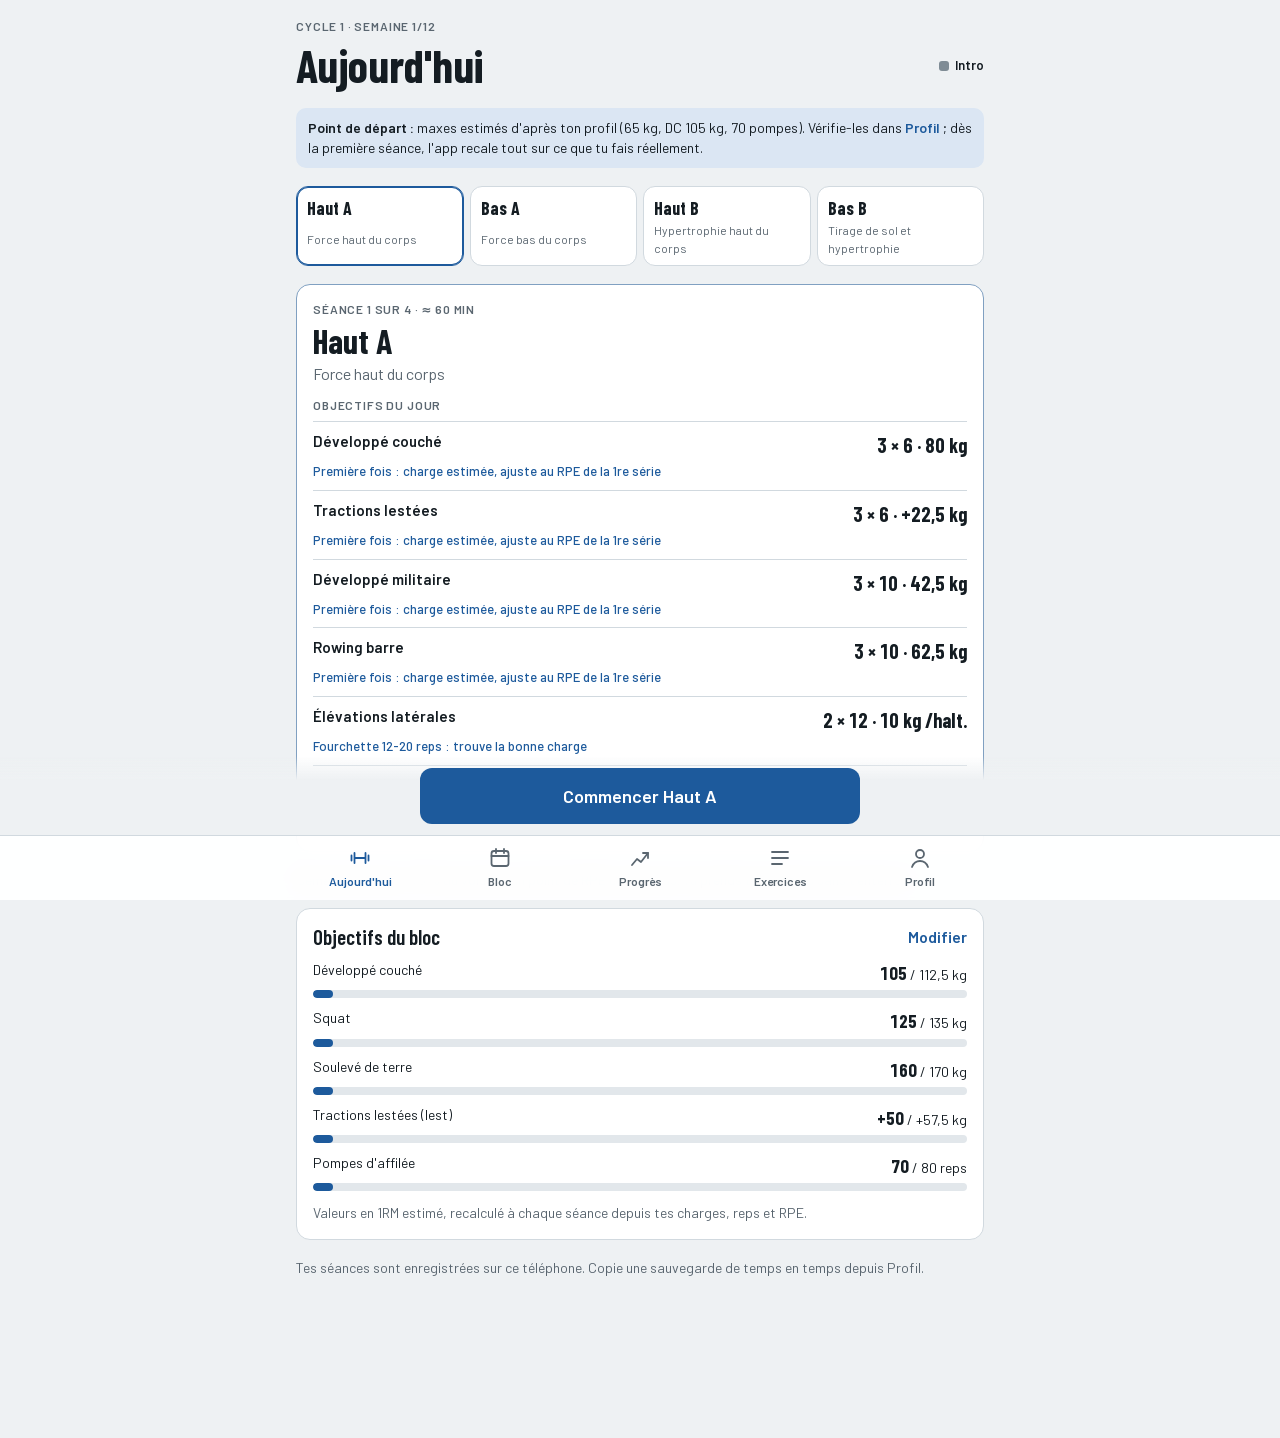
<file: muscu/index.html>
<!doctype html>
<html lang="fr">
<head>
<meta charset="utf-8">
<meta name="viewport" content="width=device-width, initial-scale=1, viewport-fit=cover">
<title>Cap Muscu</title>
<meta name="description" content="Programme de musculation sur mesure : bloc de 12 semaines, charges calculées sur tes performances et un objectif à battre à chaque séance.">
<meta name="theme-color" content="#eef1f3">
<meta name="apple-mobile-web-app-capable" content="yes">
<meta name="mobile-web-app-capable" content="yes">
<meta name="apple-mobile-web-app-title" content="Cap Muscu">
<meta name="apple-mobile-web-app-status-bar-style" content="default">
<link rel="manifest" href="manifest.webmanifest">
<link rel="apple-touch-icon" href="icons/apple-touch-icon.png">
<link rel="icon" type="image/png" sizes="192x192" href="icons/icon-192.png">
<style>
@font-face {
  font-family: 'Barlow';
  font-style: normal;
  font-weight: 400;
  font-display: swap;
  src: url([data-uri]) format('woff2');
  unicode-range: U+0000-00FF, U+0131, U+0152-0153, U+02BB-02BC, U+02C6, U+02DA, U+02DC, U+0304, U+0308, U+0329, U+2000-206F, U+20AC, U+2122, U+2191, U+2193, U+2212, U+2215, U+FEFF, U+FFFD;
}
@font-face {
  font-family: 'Barlow';
  font-style: normal;
  font-weight: 500;
  font-display: swap;
  src: url([data-uri]) format('woff2');
  unicode-range: U+0000-00FF, U+0131, U+0152-0153, U+02BB-02BC, U+02C6, U+02DA, U+02DC, U+0304, U+0308, U+0329, U+2000-206F, U+20AC, U+2122, U+2191, U+2193, U+2212, U+2215, U+FEFF, U+FFFD;
}
@font-face {
  font-family: 'Barlow';
  font-style: normal;
  font-weight: 600;
  font-display: swap;
  src: url([data-uri]) format('woff2');
  unicode-range: U+0000-00FF, U+0131, U+0152-0153, U+02BB-02BC, U+02C6, U+02DA, U+02DC, U+0304, U+0308, U+0329, U+2000-206F, U+20AC, U+2122, U+2191, U+2193, U+2212, U+2215, U+FEFF, U+FFFD;
}
@font-face {
  font-family: 'Barlow Condensed';
  font-style: normal;
  font-weight: 500;
  font-display: swap;
  src: url([data-uri]) format('woff2');
  unicode-range: U+0000-00FF, U+0131, U+0152-0153, U+02BB-02BC, U+02C6, U+02DA, U+02DC, U+0304, U+0308, U+0329, U+2000-206F, U+20AC, U+2122, U+2191, U+2193, U+2212, U+2215, U+FEFF, U+FFFD;
}
@font-face {
  font-family: 'Barlow Condensed';
  font-style: normal;
  font-weight: 600;
  font-display: swap;
  src: url([data-uri]) format('woff2');
  unicode-range: U+0000-00FF, U+0131, U+0152-0153, U+02BB-02BC, U+02C6, U+02DA, U+02DC, U+0304, U+0308, U+0329, U+2000-206F, U+20AC, U+2122, U+2191, U+2193, U+2212, U+2215, U+FEFF, U+FFFD;
}
@font-face {
  font-family: 'Barlow Condensed';
  font-style: normal;
  font-weight: 700;
  font-display: swap;
  src: url([data-uri]) format('woff2');
  unicode-range: U+0000-00FF, U+0131, U+0152-0153, U+02BB-02BC, U+02C6, U+02DA, U+02DC, U+0304, U+0308, U+0329, U+2000-206F, U+20AC, U+2122, U+2191, U+2193, U+2212, U+2215, U+FEFF, U+FFFD;
}
:root { color-scheme: light; padding-top: env(safe-area-inset-top, 0px); padding-bottom: env(safe-area-inset-bottom, 0px); -webkit-text-size-adjust: 100%; }
body { margin: 0; }
img { max-width: 100%; }
[hidden] { display: none !important; }
</style>
<style>
:root { padding-top: env(safe-area-inset-top, 0px); }
body { margin: 0; }
img { max-width: 100%; }
[hidden] { display: none !important; }
</style>
</head>
<body>
<style>
/* Même famille visuelle que Cap Calisthénie : mode clair imposé, une colonne d'appli (max 720 px), barre d'onglets fixe en bas.
   Accent « acier » pour distinguer l'app de muscu ; couleurs de phase pour le bloc de 12 semaines. */
:root {
  --bg: #eef1f3; --surface: #ffffff; --sunk: #e2e7eb; --ink: #141c22; --muted: #5a6670; --line: #d1d9df;
  --accent: #1d5a9c; --accent-soft: #dbe6f3; --on-accent: #ffffff; --warn: #b4532a; --warn-soft: #f6e3d9;
  --ok: #0b7a63; --ok-soft: #d5ece5;
  --ph-intro: #7f8c95; --ph-accu: #0b8f75; --ph-deload: #9aa6ad; --ph-inten: #cf4a3c; --ph-taper: #c98a1c; --ph-test: #7a4fc4;
  --font-display: "Barlow Condensed", "Arial Narrow", "Roboto Condensed", sans-serif;
  --font-body: "Barlow", "Segoe UI", system-ui, -apple-system, sans-serif;
  --r: 14px; --nav-h: 64px;
  color-scheme: light;
}
* { box-sizing: border-box; }
html, body { background: var(--bg); }
body { color: var(--ink); font-family: var(--font-body); font-size: 16px; line-height: 1.45; -webkit-tap-highlight-color: transparent; }
h1, h2, h3 { font-family: var(--font-display); line-height: 1.05; margin: 0; text-wrap: balance; }
h1 { font-size: clamp(34px, 8vw, 46px); font-weight: 700; }
h2 { font-size: 28px; font-weight: 700; }
h3 { font-size: 21px; font-weight: 600; }
p { margin: 0; }
ul, ol { margin: 0; }
button { font: inherit; color: inherit; cursor: pointer; }
button:disabled { opacity: .4; cursor: default; }
:focus-visible { outline: 2px solid var(--accent); outline-offset: 2px; }
.num { font-family: var(--font-display); font-variant-numeric: tabular-nums; }
.muted { color: var(--muted); }
.small { font-size: 14px; }
.eyebrow, .label { font-size: 12px; font-weight: 600; letter-spacing: .07em; text-transform: uppercase; color: var(--muted); }

#view { max-width: 720px; margin: 0 auto; padding-left: max(16px, env(safe-area-inset-left, 0px)); padding-right: max(16px, env(safe-area-inset-right, 0px)); padding-block: 18px calc(var(--nav-h) + 96px + env(safe-area-inset-bottom, 0px)); }
.screen { display: grid; gap: 18px; }
.top { display: grid; gap: 6px; }
.stack { display: grid; gap: 10px; align-content: start; }
.row { display: flex; align-items: center; gap: 10px; flex-wrap: wrap; }
.row-between { display: flex; justify-content: space-between; align-items: center; gap: 10px; flex-wrap: wrap; }
.card { background: var(--surface); border: 1px solid var(--line); border-radius: var(--r); padding: 16px; display: grid; gap: 12px; min-width: 0; }

/* Boutons */
.btn { border: 0; background: var(--accent); color: var(--on-accent); border-radius: 12px; padding: 11px 18px; font-weight: 600; font-size: 16px; }
.btn.big { padding: 15px 24px; font-size: 18px; }
.btn.small { padding: 7px 12px; font-size: 14px; border-radius: 9px; }
.btn.ghost { background: var(--surface); color: var(--ink); border: 1px solid var(--line); }
.btn.armed { background: var(--warn); color: #fff; }
.btn.danger { background: var(--surface); color: var(--warn); border: 1px solid var(--line); }
.link { border: 0; background: none; color: var(--accent); font-weight: 600; padding: 0; }
.back { justify-self: start; border: 0; background: none; color: var(--accent); font-weight: 600; font-size: 16px; padding: 4px 0; }
.icon-btn.armed { width: auto; padding: 0 12px; font-size: 14px; font-weight: 600; background: var(--warn); color: #fff; border-color: var(--warn); }
.icon-btn { width: 44px; height: 44px; flex: none; border-radius: 12px; border: 1px solid var(--line); background: var(--surface); font-size: 20px; display: grid; place-items: center; }
.cta { position: fixed; left: 0; right: 0; bottom: calc(var(--nav-h) + env(safe-area-inset-bottom, 0px)); padding: 12px max(16px, env(safe-area-inset-right, 0px)) 12px max(16px, env(safe-area-inset-left, 0px)); display: flex; gap: 10px; justify-content: center; background: linear-gradient(transparent, var(--bg) 30%); z-index: 5; }
.cta .btn.big { flex: 0 1 440px; }

/* Étiquettes */
.tags { display: flex; flex-wrap: wrap; gap: 5px; }
.tag { display: inline-flex; align-items: center; font-size: 12px; font-weight: 600; padding: 2px 8px; border-radius: 6px; background: var(--sunk); color: var(--muted); white-space: nowrap; }
.tag.accent { background: var(--accent-soft); color: var(--accent); }
.tag.warn { background: var(--warn-soft); color: var(--warn); }
.tag.ok { background: var(--ok-soft); color: var(--ok); }
.note-box { background: var(--accent-soft); border-radius: 10px; padding: 10px 12px; font-size: 14px; }
.note-box.warn { background: var(--warn-soft); }
.filters { display: flex; flex-wrap: wrap; gap: 6px; }
.chip-btn { border: 1px solid var(--line); background: var(--surface); border-radius: 99px; padding: 6px 13px; font-size: 14px; font-weight: 500; }
.chip-btn.on { background: var(--ink); border-color: var(--ink); color: var(--bg); }
.seg { display: inline-flex; flex-wrap: wrap; padding: 3px; gap: 2px; background: var(--sunk); border-radius: 10px; justify-self: start; }
.seg button { white-space: nowrap; border: 0; background: transparent; border-radius: 8px; padding: 6px 12px; font-family: var(--font-display); font-size: 17px; font-weight: 600; color: var(--muted); }
.seg button.on { background: var(--surface); color: var(--ink); box-shadow: 0 1px 2px color-mix(in srgb, var(--ink) 15%, transparent); }

/* Aujourd'hui */
.hero { gap: 12px; border-color: color-mix(in srgb, var(--accent) 45%, var(--line)); }
.hero h2 { font-size: 34px; }
.phase-pill { display: inline-flex; align-items: center; gap: 6px; font-size: 13px; font-weight: 600; color: var(--ink); }
.phase-pill i { width: 10px; height: 10px; border-radius: 3px; background: var(--pc); display: inline-block; }
.goals { list-style: none; padding: 0; display: grid; border-top: 1px solid var(--line); }
.goals li { display: grid; grid-template-columns: minmax(0, 1fr) auto; gap: 2px 12px; padding: 9px 0; border-bottom: 1px solid var(--line); }
.goals li b { font-size: 15px; font-weight: 600; }
.goals .tgt { font-family: var(--font-display); font-size: 20px; font-weight: 700; white-space: nowrap; text-align: right; font-variant-numeric: tabular-nums; }
.goals .why { grid-column: 1 / -1; font-size: 13px; color: var(--accent); font-weight: 500; }
.goals .why.warn { color: var(--warn); }
.weekdays { display: grid; grid-template-columns: repeat(auto-fit, minmax(76px, 1fr)); gap: 6px; }
.wd { border: 1px solid var(--line); background: var(--surface); border-radius: 12px; padding: 8px 10px; text-align: left; display: grid; gap: 1px; }
.wd b { font-family: var(--font-display); font-size: 18px; }
.wd span { font-size: 12px; color: var(--muted); }
.wd.done { background: var(--ok-soft); border-color: transparent; }
.wd.done span { color: var(--ok); }
.wd.sel { border-color: var(--accent); box-shadow: inset 0 0 0 1px var(--accent); }
.gbar { display: grid; gap: 4px; }
.gbar .lbl { display: flex; justify-content: space-between; gap: 8px; font-size: 14px; }
.gbar .lbl b { font-family: var(--font-display); font-size: 18px; font-variant-numeric: tabular-nums; }
.bar { height: 8px; background: var(--sunk); border-radius: 99px; overflow: hidden; }
.bar i { display: block; height: 100%; background: var(--accent); border-radius: 99px; }
.bar.done i { background: var(--ok); }

/* Plan */
.cycle { display: grid; grid-template-columns: repeat(12, minmax(0, 1fr)); gap: 3px; }
.cy { position: relative; height: 38px; border: 0; border-radius: 6px; padding: 0; background: color-mix(in srgb, var(--pc) 22%, var(--surface)); font-family: var(--font-display); font-size: 15px; font-weight: 600; color: var(--ink); }
.cy.dl { background: repeating-linear-gradient(135deg, color-mix(in srgb, var(--pc) 30%, var(--surface)) 0 4px, var(--surface) 4px 8px); }
.cy.sel { background: var(--pc); color: var(--surface); }
.cy.now::after { content: ""; position: absolute; left: 50%; bottom: -6px; width: 5px; height: 5px; margin-left: -2.5px; border-radius: 50%; background: var(--ink); }
.legend { display: flex; flex-wrap: wrap; gap: 4px 14px; font-size: 13px; color: var(--muted); }
.legend span { display: inline-flex; align-items: center; gap: 6px; }
.legend i { width: 11px; height: 11px; border-radius: 3px; background: var(--pc); display: inline-block; }
.dayrow { display: flex; align-items: center; gap: 12px; text-align: left; width: 100%; border: 1px solid var(--line); background: var(--surface); border-radius: 12px; padding: 12px; }
.dayrow .dr-main { flex: 1; min-width: 0; display: grid; gap: 2px; }
.dayrow .dr-main b { font-size: 17px; }
.dayrow .dr-main .small { overflow: hidden; text-overflow: ellipsis; white-space: nowrap; }
.chev { font-size: 22px; color: var(--muted); }

/* Lignes d'exercice */
.xlist { display: grid; grid-template-columns: minmax(0, 1fr); gap: 8px; }
.xrow { min-width: 0; }
.xrow { background: var(--surface); border: 1px solid var(--line); border-radius: 12px; }
.xrow summary { list-style: none; display: flex; gap: 12px; align-items: center; padding: 12px; cursor: pointer; }
.xrow summary::-webkit-details-marker { display: none; }
.xmain { flex: 1; min-width: 0; display: grid; gap: 3px; }
.xname { font-size: 16px; font-weight: 600; }
.xwhy { font-size: 13px; color: var(--accent); font-weight: 500; }
.xdose { font-family: var(--font-display); font-size: 18px; font-weight: 700; white-space: nowrap; text-align: right; font-variant-numeric: tabular-nums; }
.xmore { padding: 0 12px 12px; display: grid; gap: 8px; font-size: 15px; }
.xmore ul { padding-left: 18px; }
.xmore { overflow-x: auto; }
.settbl { width: 100%; border-collapse: collapse; font-size: 14px; font-variant-numeric: tabular-nums; }
.settbl td, .settbl th { padding: 5px 4px; border-bottom: 1px solid var(--line); text-align: left; }
.settbl th { color: var(--muted); font-size: 12px; font-weight: 600; text-transform: uppercase; letter-spacing: .05em; }
.role { font-family: var(--font-display); font-weight: 700; font-size: 13px; width: 26px; height: 26px; border-radius: 7px; display: grid; place-items: center; flex: none; }
.role.F { background: var(--ink); color: var(--bg); }
.role.H { background: var(--accent-soft); color: var(--accent); }
.role.I { background: var(--sunk); color: var(--muted); }
.role.A { background: var(--warn-soft); color: var(--warn); }

/* Exercices */
.search { font: inherit; width: 100%; padding: 10px 14px; border: 1px solid var(--line); border-radius: 12px; background: var(--surface); color: var(--ink); }
.exbtn { display: flex; gap: 12px; align-items: center; text-align: left; width: 100%; border: 1px solid var(--line); background: var(--surface); border-radius: 12px; padding: 12px; }
.exbtn .xmain b { font-size: 16px; }
.faults li::marker { content: "✕  "; color: var(--warn); }

/* Profil */
.field { display: grid; gap: 6px; min-width: 0; }
.fgrid { display: grid; grid-template-columns: repeat(auto-fill, minmax(150px, 1fr)); gap: 12px; }
.field input, .field select { font: inherit; padding: 9px 12px; border: 1px solid var(--line); border-radius: 10px; background: var(--surface); color: var(--ink); width: 100%; min-width: 0; }
.switch-row { display: flex; justify-content: space-between; align-items: center; gap: 14px; padding: 4px 0; }
.switch-row > span { display: grid; gap: 2px; min-width: 0; }
.switch { appearance: none; width: 48px; height: 28px; flex: none; border-radius: 99px; background: var(--sunk); position: relative; cursor: pointer; transition: background .15s; border: 1px solid var(--line); margin: 0; }
.switch::after { content: ""; position: absolute; top: 2px; left: 2px; width: 22px; height: 22px; border-radius: 50%; background: var(--surface); box-shadow: 0 1px 2px color-mix(in srgb, var(--ink) 30%, transparent); transition: transform .15s; }
.switch:checked { background: var(--accent); border-color: var(--accent); }
.switch:checked::after { transform: translateX(20px); }
.restore { width: 100%; font: 13px/1.4 ui-monospace, Menlo, monospace; padding: 8px 10px; border: 1px solid var(--line); border-radius: 10px; background: var(--bg); color: var(--ink); resize: vertical; }
.sources { padding-left: 18px; display: grid; gap: 6px; font-size: 14px; }

/* Progrès */
.kpis { display: grid; grid-template-columns: repeat(2, minmax(0, 1fr)); gap: 8px; }
.kpi { background: var(--surface); border: 1px solid var(--line); border-radius: var(--r); padding: 14px; display: grid; gap: 2px; min-width: 0; }
.kpi b { font-family: var(--font-display); font-size: 32px; line-height: 1; font-variant-numeric: tabular-nums; }
.kpi span { font-size: 13px; color: var(--muted); }
.chart { width: 100%; height: auto; display: block; }
.chart .grid { stroke: var(--line); stroke-width: 1; }
.chart .axis { fill: var(--muted); font-size: 12px; font-family: var(--font-body); }
.chart .target { stroke: var(--ok); stroke-width: 1.5; stroke-dasharray: 5 5; }
.chart .tlabel { fill: var(--ok); font-size: 12px; font-weight: 600; font-family: var(--font-body); }
.chart .area { fill: color-mix(in srgb, var(--accent) 12%, transparent); }
.chart .line { fill: none; stroke: var(--accent); stroke-width: 2.5; stroke-linejoin: round; stroke-linecap: round; }
.chart .dot { fill: var(--accent); stroke: var(--surface); stroke-width: 2; }
.chart .dot.end { fill: var(--ink); }
.vol { display: grid; gap: 7px; }
.vol-row { display: grid; grid-template-columns: 86px minmax(0, 1fr) 40px; gap: 10px; align-items: center; font-size: 14px; }
.vol-track { position: relative; height: 14px; background: var(--sunk); border-radius: 4px; overflow: hidden; }
.vol-band { position: absolute; top: 0; bottom: 0; background: color-mix(in srgb, var(--ok) 18%, transparent); border-left: 1px dashed var(--ok); border-right: 1px dashed var(--ok); }
.vol-fill { position: absolute; left: 0; top: 3px; bottom: 3px; background: var(--accent); border-radius: 3px; }
.vol-row .num { text-align: right; font-size: 17px; font-weight: 600; }
.hist { background: var(--surface); border: 1px solid var(--line); border-radius: 12px; }
.hist summary { padding: 10px 12px; display: flex; justify-content: space-between; gap: 10px; cursor: pointer; list-style: none; }
.hist summary::-webkit-details-marker { display: none; }
.hist-items { list-style: none; padding: 0 12px 12px; display: grid; gap: 4px; font-size: 14px; }
.hist-items li { display: flex; justify-content: space-between; gap: 10px; }
.hist-items li span:last-child { text-align: right; font-variant-numeric: tabular-nums; }

/* Schémas */
.thumb { width: 64px; height: 54px; flex: none; border-radius: 10px; background: var(--sunk); overflow: hidden; }
.thumb .fig { width: 100%; height: 100%; display: block; }
.big-fig { width: 100%; background: var(--sunk); border-radius: var(--r); overflow: hidden; }
.big-fig .fig { width: 100%; height: auto; aspect-ratio: 6 / 5; display: block; }
.p-body .big-fig { max-width: 220px; justify-self: center; }
.fig .pr { stroke: var(--muted); stroke-width: 2; fill: none; }
.fig .prl { stroke: color-mix(in srgb, var(--muted) 45%, var(--sunk)); stroke-linecap: round; }
.fig .prf { fill: var(--line); stroke: var(--muted); stroke-width: 1.5; }
.fig .lb { stroke: var(--ink); stroke-linecap: round; stroke-width: 7.5; opacity: .3; }
.fig .lf { stroke: var(--ink); stroke-linecap: round; stroke-width: 7.5; }
.fig .tr { stroke: var(--ink); stroke-linecap: round; stroke-width: 12; }
.fig .hd, .fig .jf { fill: var(--ink); }
.fig .jb { fill: var(--ink); opacity: .3; }
.fig .jn { fill: var(--sunk); stroke: var(--ink); stroke-width: 1.5; }
.fig .plate { fill: color-mix(in srgb, var(--accent) 22%, var(--surface)); stroke: var(--accent); stroke-width: 3; }
.fig .dbell { fill: var(--accent); }
.fig .handle, .fig .sled { stroke: var(--accent); stroke-width: 4; stroke-linecap: round; }
.fig .cab { stroke: var(--muted); stroke-width: 1.5; }
.fig .pul { fill: var(--muted); }

.thumb { position: relative; }
.thumb .role { position: absolute; left: 3px; top: 3px; width: 18px; height: 18px; font-size: 11px; border-radius: 5px; }
.p-target .big { font-size: 40px; }

/* Barre d'onglets */
#nav { position: fixed; left: 0; right: 0; bottom: 0; z-index: 10; display: flex; justify-content: center; background: color-mix(in srgb, var(--surface) 94%, transparent); backdrop-filter: blur(10px); border-top: 1px solid var(--line); padding: 0 env(safe-area-inset-right, 0px) env(safe-area-inset-bottom, 0px) env(safe-area-inset-left, 0px); }
.nav-btn { flex: 1 1 0; max-width: 140px; height: var(--nav-h); border: 0; background: none; display: grid; justify-items: center; align-content: center; gap: 3px; color: var(--muted); font-size: 12px; font-weight: 600; }
.nav-btn svg { width: 24px; height: 24px; fill: none; stroke: currentColor; stroke-width: 1.8; stroke-linecap: round; stroke-linejoin: round; }
.nav-btn.on { color: var(--accent); }

/* Séance guidée */
.player { position: fixed; inset: 0; z-index: 50; background: var(--bg); overflow-y: auto; padding: calc(env(safe-area-inset-top, 0px) + 10px) max(16px, env(safe-area-inset-right, 0px)) calc(env(safe-area-inset-bottom, 0px) + 24px) max(16px, env(safe-area-inset-left, 0px)); }
.p-top { max-width: 640px; margin: 0 auto; display: flex; align-items: center; gap: 8px; }
.p-prog { flex: 1; display: grid; gap: 4px; justify-items: center; font-size: 15px; font-weight: 600; min-width: 0; }
.p-prog .bar { width: 100%; height: 5px; }
.p-body { max-width: 640px; margin: 0 auto; display: grid; gap: 14px; justify-items: center; text-align: center; padding-top: 14px; }
.p-body > * { width: 100%; }
.p-info { display: grid; gap: 4px; justify-items: center; }
.p-info h2 { font-size: clamp(28px, 7vw, 36px); }
.p-target { display: grid; justify-items: center; gap: 2px; background: var(--surface); border: 1px solid var(--line); border-radius: 16px; padding: 14px; }
.p-target .big { font-family: var(--font-display); font-size: 46px; font-weight: 700; line-height: 1; font-variant-numeric: tabular-nums; }
.p-goal { font-size: 14px; font-weight: 600; color: var(--accent); }
.p-goal.warn { color: var(--warn); }
.plates { font-size: 13px; color: var(--muted); }
.inputs { display: grid; grid-template-columns: repeat(2, minmax(0, 1fr)); gap: 10px; }
.stepper { display: grid; gap: 6px; justify-items: center; background: var(--surface); border: 1px solid var(--line); border-radius: 14px; padding: 10px 6px; }
.stepper .row { justify-content: center; gap: 8px; flex-wrap: nowrap; }
.stepper .icon-btn { width: 44px; height: 44px; font-size: 24px; }
.stepper b { font-family: var(--font-display); font-size: 36px; line-height: 1; min-width: 2.6ch; font-variant-numeric: tabular-nums; }
.rpe-row { display: flex; flex-wrap: wrap; gap: 6px; justify-content: center; }
.rpe-row button { border: 1px solid var(--line); background: var(--surface); border-radius: 10px; min-width: 46px; padding: 7px 8px; font-family: var(--font-display); font-size: 18px; font-weight: 600; }
.rpe-row button.on { background: var(--ink); color: var(--bg); border-color: var(--ink); }
.rpe-row button.tgt { box-shadow: inset 0 -3px 0 var(--accent); }
.done-sets { display: flex; flex-wrap: wrap; gap: 6px; justify-content: center; }
.done-sets .tag { font-size: 13px; }
.p-btns { display: flex; flex-wrap: wrap; gap: 10px; justify-content: center; }
.p-ring { --p: 0; width: 170px; height: 170px; border-radius: 50%; display: grid; place-items: center; justify-self: center;
  background: radial-gradient(closest-side, var(--bg) 86%, transparent 87%), conic-gradient(var(--ph-taper) calc(var(--p) * 360deg), var(--sunk) 0); }
.p-clock { font-family: var(--font-display); font-size: 56px; font-weight: 700; font-variant-numeric: tabular-nums; }
.warm-list { list-style: none; padding: 0; display: grid; gap: 6px; }
.warm-list button { width: 100%; display: flex; justify-content: space-between; align-items: center; gap: 10px; border: 1px solid var(--line); background: var(--surface); border-radius: 12px; padding: 12px 14px; font-size: 16px; }
.warm-list button.on { background: var(--ok-soft); border-color: transparent; color: var(--ok); }
.warm-list b { font-family: var(--font-display); font-size: 20px; font-variant-numeric: tabular-nums; }
.stats { display: grid; grid-template-columns: repeat(3, minmax(0, 1fr)); gap: 8px; }
.stats div { background: var(--surface); border: 1px solid var(--line); border-radius: 12px; padding: 12px 6px; display: grid; }
.stats b { font-family: var(--font-display); font-size: 32px; line-height: 1; font-variant-numeric: tabular-nums; }
.stats span { font-size: 13px; color: var(--muted); }
.res { list-style: none; padding: 0; display: grid; gap: 6px; text-align: left; }
.res li { display: grid; grid-template-columns: 26px minmax(0, 1fr); gap: 4px 10px; background: var(--surface); border: 1px solid var(--line); border-radius: 12px; padding: 10px 12px; }
.res .mk { font-weight: 700; font-size: 18px; color: var(--ok); }
.res .mk.no { color: var(--warn); }
.res small { grid-column: 2; color: var(--muted); font-size: 13px; }
.toast { position: fixed; left: 50%; bottom: calc(var(--nav-h) + 90px + env(safe-area-inset-bottom, 0px)); transform: translateX(-50%); background: var(--ink); color: var(--bg); padding: 9px 16px; border-radius: 10px; font-weight: 600; font-size: 14px; z-index: 80; max-width: calc(100% - 32px); }
@media (prefers-reduced-motion: no-preference) { .screen { animation: fadein .18s ease-out; } @keyframes fadein { from { opacity: .4; transform: translateY(4px); } } }
</style>

<main id="view"></main>
<nav id="nav" aria-label="Navigation"></nav>
<div id="player" class="player" hidden></div>

<script>
"use strict";
/* =====================================================================
   Cap Muscu — moteur
   Sources : E. Helms, The Muscle & Strength Pyramid: Training (2e éd.) —
   volume 10-20 séries/muscle/semaine, chaque muscle ≥ 2×/semaine, RPE par
   réserve de répétitions, bloc accumulation → décharge → intensification →
   affûtage → test, double progression sur l'isolation, -10 % après deux
   séances ratées. A. Schwarzenegger, The New Encyclopedia of Modern
   Bodybuilding — choix d'exercices et consignes d'exécution.
   ===================================================================== */

const $ = s => document.querySelector(s);
function h(tag, attrs, ...kids) {
  const n = document.createElement(tag);
  if (attrs) for (const k in attrs) {
    const v = attrs[k];
    if (v == null || v === false) continue;
    if (k.startsWith("on")) n.addEventListener(k.slice(2), v);
    else if (k === "html") n.innerHTML = v;
    else n.setAttribute(k, v === true ? "" : v);
  }
  for (const c of kids.flat(Infinity)) if (c != null && c !== false) n.append(c.nodeType ? c : String(c));
  return n;
}
const kg = n => (Math.round(n * 100) / 100).toLocaleString("fr-FR", { maximumFractionDigits: 2 });
const rpeTxt = r => String(r).replace(".", ",");
const rnd = (x, inc) => Math.round(x / inc) * inc;
const clamp = (x, a, b) => Math.max(a, Math.min(b, x));
const fmtDate = ts => new Date(ts).toLocaleDateString("fr-FR", { day: "numeric", month: "short" });
const fmtLong = ts => new Date(ts).toLocaleDateString("fr-FR", { weekday: "long", day: "numeric", month: "long" });

/* % du 1RM selon les répétitions jusqu'à l'échec (reps + réserve) */
const RTF = [100, 100, 95.5, 92.2, 89.2, 86.3, 83.7, 81.1, 78.6, 76.2, 73.9, 71.7, 69.4, 67.6, 65.6, 63.8, 62, 60.3, 58.7, 57.1, 55.6];
function pct(reps, rpe) {
  const x = Math.max(1, reps + (10 - (rpe || 10)));
  if (x >= 20) return Math.max(35, 55.6 - (x - 20) * 1.4) / 100;
  const a = Math.floor(x), f = x - a;
  return (RTF[a] + (RTF[a + 1] - RTF[a]) * f) / 100;
}

/* ---------- Exercices ---------- */
const MUS = { pecs: "Pectoraux", dos: "Dos", epaules: "Épaules", biceps: "Biceps", triceps: "Triceps", quads: "Quadriceps", ischios: "Ischios", fessiers: "Fessiers", mollets: "Mollets", abdos: "Abdos" };
// t : F/H = polyarticulaire chargé, I = isolation. bar = barre olympique 20 kg, db = charge par haltère, bw = lest ajouté au poids du corps.
const EX = {
  bench: { n: "Développé couché", m: ["pecs"], m2: ["triceps", "epaules"], bar: 1, inc: 2.5, e1: 105, alt: ["benchDb", "inclineBar"],
    cues: ["Omoplates serrées et basses, petit arc, pieds ancrés", "Barre au-dessus des poignets, avant-bras verticaux en bas", "Descente contrôlée vers le bas des pecs, touche sans rebond", "Pousse en arrière vers les épaules, garde les fesses sur le banc"],
    err: ["Coudes ouverts à 90°", "Rebond sur la poitrine", "Fesses qui décollent"] },
  benchDb: { n: "Développé couché haltères", m: ["pecs"], m2: ["triceps", "epaules"], db: 1, inc: 2, e1: 40, alt: ["bench", "inclineDb"],
    cues: ["Haltères au niveau du bas des pecs en bas", "Amplitude complète, étirement contrôlé", "Rapproche sans cogner en haut"], err: ["Descente trop courte", "Poignets cassés"] },
  inclineDb: { n: "Développé incliné haltères", m: ["pecs"], m2: ["epaules", "triceps"], db: 1, inc: 2, e1: 36, alt: ["inclineBar", "benchDb"],
    cues: ["Banc à 30° environ, pas plus", "Coudes à 45° du buste", "Descends jusqu'à sentir l'étirement du haut des pecs", "Pousse en arc, haltères qui se rapprochent en haut"], err: ["Banc trop redressé (devient un développé épaules)", "Amplitude partielle"] },
  inclineBar: { n: "Développé incliné barre", m: ["pecs"], m2: ["epaules", "triceps"], bar: 1, inc: 2.5, e1: 88, alt: ["inclineDb"],
    cues: ["Banc à 30°", "Barre vers le haut des pecs", "Omoplates serrées comme au couché"], err: ["Rebond", "Épaules qui s'enroulent"] },
  ohp: { n: "Développé militaire", m: ["epaules"], m2: ["triceps"], bar: 1, inc: 2.5, e1: 65, alt: ["ohpDb"],
    cues: ["Debout, fessiers et abdos serrés", "Barre sur le haut des pecs, coudes légèrement devant", "Recule la tête, pousse droit, passe la tête sous la barre en haut"], err: ["Cambrure excessive", "Barre qui part devant"] },
  ohpDb: { n: "Développé haltères assis", m: ["epaules"], m2: ["triceps"], db: 1, inc: 2, e1: 28, alt: ["ohp"],
    cues: ["Dossier presque vertical", "Haltères à hauteur d'oreilles en bas", "Pousse sans verrouiller brutalement"], err: ["Dos qui décolle", "Amplitude coupée"] },
  dips: { n: "Dips lestés", m: ["pecs", "triceps"], m2: ["epaules"], bw: 1, inc: 2.5, e1: 120, alt: ["benchDb"],
    cues: ["Épaules basses, buste légèrement penché", "Descends jusqu'à épaules un peu sous les coudes", "Remonte bras tendus sans hausser les épaules"], err: ["Descente trop profonde si l'épaule tire", "Épaules qui montent vers les oreilles"] },
  fly: { n: "Écartés à la poulie", m: ["pecs"], m2: [], inc: 2.5, e1: 28, alt: ["benchDb"],
    cues: ["Coudes légèrement fléchis et fixes", "Ouvre jusqu'à l'étirement, ferme en serrant les pecs", "Arnold : pense à enlacer un tronc d'arbre"], err: ["Transformer le mouvement en développé"] },
  lat: { n: "Élévations latérales", m: ["epaules"], m2: [], db: 1, inc: 1, e1: 16, rng: [12, 20], alt: ["latCable"],
    cues: ["Léger penché avant, petit doigt légèrement plus haut", "Monte jusqu'à l'horizontale, coudes devant le buste", "Descente lente, pas d'élan"], err: ["Balancer le buste", "Hausser les trapèzes"] },
  latCable: { n: "Élévations latérales poulie", m: ["epaules"], m2: [], inc: 1.25, e1: 11, rng: [12, 20], alt: ["lat"],
    cues: ["Câble derrière le corps", "Tension constante, tempo lent"], err: ["Tirer avec le trapèze"] },
  facepull: { n: "Face pull", m: ["epaules"], m2: ["dos"], inc: 2.5, e1: 40, rng: [12, 20], alt: ["rear"],
    cues: ["Corde à hauteur des yeux", "Tire vers le front en écartant les mains", "Pouces vers l'arrière en fin de mouvement"], err: ["Tirer avec le bas du dos"] },
  rear: { n: "Oiseau haltères", m: ["epaules"], m2: ["dos"], db: 1, inc: 1, e1: 14, rng: [12, 20], alt: ["facepull"],
    cues: ["Buste penché à l'horizontale", "Écarte les bras, coudes légèrement fléchis", "Pense à pousser les mains vers les murs"], err: ["Serrer les omoplates au lieu de travailler l'arrière d'épaule"] },
  pullup: { n: "Tractions lestées", m: ["dos"], m2: ["biceps"], bw: 1, inc: 2.5, e1: 115, alt: ["pulldown"],
    cues: ["Départ bras tendus, épaules engagées", "Tire les coudes vers les hanches", "Menton au-dessus de la barre, sans kipping"], err: ["Demi-amplitude en bas", "Balancement"] },
  pulldown: { n: "Tirage vertical", m: ["dos"], m2: ["biceps"], inc: 2.5, e1: 90, alt: ["pullup"],
    cues: ["Cuisses bloquées, buste légèrement en arrière", "Barre vers le haut des pecs", "Remontée lente jusqu'à l'étirement"], err: ["Tirer derrière la nuque", "Se balancer"] },
  row: { n: "Rowing barre", m: ["dos"], m2: ["biceps", "epaules"], bar: 1, inc: 2.5, e1: 95, alt: ["rowDb", "cableRow"],
    cues: ["Buste à 30-45°, dos neutre", "Barre vers le nombril", "Coudes près du corps, serre en haut"], err: ["Redresser le buste à chaque rep", "Dos arrondi"] },
  rowDb: { n: "Rowing haltère un bras", m: ["dos"], m2: ["biceps"], db: 1, inc: 2, e1: 44, alt: ["row"],
    cues: ["Genou et main sur le banc, dos plat", "Tire l'haltère vers la hanche", "Étire l'épaule vers le bas en bas"], err: ["Rotation du buste"] },
  cableRow: { n: "Tirage horizontal poulie", m: ["dos"], m2: ["biceps"], inc: 2.5, e1: 85, alt: ["row"],
    cues: ["Buste stable, léger étirement vers l'avant", "Poignée vers le ventre, poitrine haute"], err: ["Basculer le buste d'avant en arrière"] },
  curl: { n: "Curl barre", m: ["biceps"], m2: [], inc: 2.5, e1: 52, rng: [8, 12], alt: ["curlInc", "hammer"],
    cues: ["Coudes collés au buste", "Monte sans balancer, descends en 2 s", "Arnold : contracte fort en haut"], err: ["Élan du dos", "Coudes qui avancent"] },
  curlInc: { n: "Curl incliné haltères", m: ["biceps"], m2: [], db: 1, inc: 2, e1: 20, alt: ["curl"],
    cues: ["Banc à 45-60°, bras qui pendent", "Supination en montant", "Étirement complet en bas"], err: ["Épaules qui avancent"] },
  hammer: { n: "Curl marteau", m: ["biceps"], m2: [], db: 1, inc: 2, e1: 24, alt: ["curl"],
    cues: ["Prise neutre, pouces en haut", "Coudes fixes"], err: ["Balancer"] },
  skull: { n: "Barre au front", m: ["triceps"], m2: [], inc: 2.5, e1: 48, rng: [8, 12], alt: ["ohExt", "pushdown"],
    cues: ["Bras légèrement inclinés vers l'arrière", "Descends la barre derrière le front", "Seuls les avant-bras bougent"], err: ["Coudes qui s'écartent"] },
  pushdown: { n: "Extension triceps poulie", m: ["triceps"], m2: [], inc: 2.5, e1: 45, alt: ["skull", "ohExt"],
    cues: ["Coudes collés aux côtes", "Verrouille en bas, remonte jusqu'à 90°"], err: ["Pencher le buste pour pousser"] },
  ohExt: { n: "Extension triceps au-dessus de la tête", m: ["triceps"], m2: [], inc: 2.5, e1: 38, alt: ["skull"],
    cues: ["Corde derrière la tête, coudes vers le plafond", "Étirement profond du long chef"], err: ["Coudes qui s'ouvrent"] },
  squat: { n: "Squat", m: ["quads", "fessiers"], m2: ["ischios"], bar: 1, inc: 2.5, e1: 125, alt: ["frontSquat", "legpress"],
    cues: ["Barre sur les trapèzes, gainage avant chaque rep", "Genoux dans l'axe des pieds", "Descends au moins à la parallèle", "Pousse le sol, poitrine haute"], err: ["Genoux qui rentrent", "Talons qui décollent", "Bassin qui monte avant les épaules"] },
  frontSquat: { n: "Squat avant", m: ["quads"], m2: ["fessiers"], bar: 1, inc: 2.5, e1: 100, alt: ["squat"],
    cues: ["Coudes hauts, barre sur les deltoïdes", "Buste droit, descends profond"], err: ["Coudes qui tombent"] },
  deadlift: { n: "Soulevé de terre", m: ["ischios", "fessiers", "dos"], m2: ["quads"], bar: 1, inc: 2.5, e1: 160, alt: ["rdl"],
    cues: ["Barre au-dessus du milieu du pied", "Tends les bras et serre les dorsaux avant de tirer", "Pousse le sol, barre collée aux jambes", "Verrouille avec les fessiers, sans hyperextension"], err: ["Dos arrondi", "Barre qui s'éloigne", "Tirer en à-coup"] },
  rdl: { n: "Soulevé de terre roumain", m: ["ischios", "fessiers"], m2: ["dos"], bar: 1, inc: 2.5, e1: 125, alt: ["deadlift", "legcurl"],
    cues: ["Genoux légèrement fléchis et fixes", "Recule les hanches, barre le long des cuisses", "Descends jusqu'à l'étirement des ischios, dos neutre"], err: ["Plier les genoux pour descendre plus bas", "Dos arrondi"] },
  legpress: { n: "Presse à cuisses", m: ["quads", "fessiers"], m2: [], inc: 5, e1: 230, alt: ["squat", "bulgarian"],
    cues: ["Pieds largeur d'épaules au milieu de la plateforme", "Descends tant que le bassin reste collé", "Ne verrouille pas les genoux en haut"], err: ["Bassin qui décolle en bas"] },
  bulgarian: { n: "Fentes bulgares", m: ["quads", "fessiers"], m2: [], db: 1, inc: 2, e1: 34, alt: ["legpress"],
    cues: ["Pied arrière sur le banc", "Descends le genou arrière vers le sol", "Pousse avec le talon avant"], err: ["Genou avant qui rentre"] },
  hipthrust: { n: "Hip thrust", m: ["fessiers"], m2: ["ischios"], bar: 1, inc: 2.5, e1: 150, alt: ["rdl"],
    cues: ["Haut du dos sur le banc, menton rentré", "Tibias verticaux en haut", "Pause d'une seconde fessiers serrés"], err: ["Cambrer au lieu d'étendre les hanches"] },
  legcurl: { n: "Leg curl", m: ["ischios"], m2: [], inc: 2.5, e1: 70, alt: ["rdl"],
    cues: ["Hanches plaquées", "Fléchis complètement, retour lent"], err: ["Bassin qui se soulève"] },
  legext: { n: "Leg extension", m: ["quads"], m2: [], inc: 2.5, e1: 90, alt: ["bulgarian"],
    cues: ["Dos contre le dossier", "Pause en haut, quadris contractés", "Descente en 2-3 s"], err: ["Lancer la charge"] },
  calf: { n: "Mollets debout", m: ["mollets"], m2: [], inc: 5, e1: 120, alt: ["calfSeat"],
    cues: ["Étirement complet en bas, pause 1 s", "Monte sur la pointe le plus haut possible", "Arnold : amplitude totale avant la charge"], err: ["Rebondir en bas"] },
  calfSeat: { n: "Mollets assis", m: ["mollets"], m2: [], inc: 2.5, e1: 75, alt: ["calf"],
    cues: ["Genoux à 90°, cible le soléaire", "Pause en bas et en haut"], err: ["Amplitude partielle"] },
  hlr: { n: "Relevés de jambes suspendu", m: ["abdos"], m2: [], inc: 2.5, pdc: 1, ini: 0, rng: [10, 15], alt: ["cableCrunch"],
    cues: ["Suspendu bras tendus, sans balancer", "Enroule le bassin, genoux vers la poitrine ou jambes tendues", "Descente contrôlée"], err: ["Élan", "Lever les jambes sans enrouler le bassin"] },
  cableCrunch: { n: "Crunch à la poulie", m: ["abdos"], m2: [], inc: 2.5, e1: 65, alt: ["hlr"],
    cues: ["À genoux, corde près de la tête", "Enroule la colonne, coudes vers les genoux", "Les hanches ne bougent pas"], err: ["Tirer avec les bras", "S'asseoir sur les talons"] },
  pushups: { n: "Pompes max", m: ["pecs", "triceps"], m2: ["epaules"], pdc: 1, amrap: 1, ini: 70, alt: [],
    cues: ["Corps gainé de la tête aux talons", "Poitrine à un poing du sol", "Bras tendus en haut, rythme régulier"], err: ["Bassin qui s'affaisse", "Demi-reps en fin de série"] }
};
for (const id in EX) EX[id].id = id;

/* ---------- Schémas animés (même moteur que Cap Calisthénie : bonhomme articulé, angles interpolés) ---------- */
const ST = { t: 90, th: -90, sh: -90, ua: -90, fa: -90, at: ["f", 120, 190] };          // debout, profil, regard à gauche
const STF = { front: 1, t: 90, th: -98, sh: -92, th2: -82, sh2: -88, at: ["f", 113, 190] }; // debout, de face
const S2 = (a, b) => [Object.assign({}, a), Object.assign({}, a, b)];
const FIG = {
  bench:      { props: [{ bench: [76, 146, 108] }], imp: [{ t: "bar", r: 16 }], poses: [{ t: 180, th: -20, sh: -90, ua: 90, fa: 90, at: ["s", 100, 138] }, { t: 180, th: -20, sh: -90, ua: -80, fa: 90, at: ["s", 100, 138] }] },
  benchDb:    { props: [{ bench: [76, 146, 108] }], imp: [{ t: "db" }], poses: [{ t: 180, th: -20, sh: -90, ua: 90, fa: 90, at: ["s", 100, 138] }, { t: 180, th: -20, sh: -90, ua: -80, fa: 90, at: ["s", 100, 138] }] },
  inclineDb:  { props: [{ line: [[158, 156], [108, 127]], w: 9 }, { seat: [138, 155, 46] }], imp: [{ t: "db" }], poses: [{ t: 150, th: -12, sh: -95, ua: 90, fa: 90, at: ["p", 150, 146] }, { t: 150, th: -12, sh: -95, ua: -75, fa: 100, at: ["p", 150, 146] }] },
  inclineBar: { props: [{ line: [[158, 156], [108, 127]], w: 9 }, { seat: [138, 155, 46] }], imp: [{ t: "bar", r: 16 }], poses: [{ t: 150, th: -12, sh: -95, ua: 90, fa: 90, at: ["p", 150, 146] }, { t: 150, th: -12, sh: -95, ua: -75, fa: 100, at: ["p", 150, 146] }] },
  ohp:        { imp: [{ t: "bar", r: 16 }], poses: S2(Object.assign({}, ST, { ua: -100, fa: 100 }), { ua: -267, fa: 92 }) },
  ohpDb:      { props: [{ seat: [108, 158, 46] }], imp: [{ t: "db" }], poses: S2({ t: 92, th: 180, sh: -90, ua: -105, fa: 95, at: ["p", 130, 152] }, { ua: -268, fa: 90 }) },
  dips:       { props: [{ bars: 112 }], poses: [{ t: 100, th: -100, sh: -40, ua: -90, fa: -90, at: ["h", 110, 112] }, { t: 120, th: -115, sh: -50, ua: 0, fa: -100, at: ["h", 110, 112] }] },
  fly:        { cables: [[16, 18, "h"], [224, 18, "h2"]], imp: [{ t: "hd", both: 1 }], poses: S2(Object.assign({}, STF, { ua: 160, fa: 150, ua2: 20, fa2: 30 }), { ua: 240, fa: 300, ua2: -60, fa2: -120 }) },
  lat:        { imp: [{ t: "db", both: 1 }], poses: S2(Object.assign({}, STF, { ua: -112, fa: -100, ua2: -68, fa2: -80 }), { ua: -178, fa: -182, ua2: -2, fa2: 2 }) },
  latCable:   { cables: [[30, 186, "h2"]], imp: [{ t: "hd", at: "h2" }], poses: S2(Object.assign({}, STF, { ua: -112, fa: -100, ua2: -100, fa2: -110 }), { ua2: -2, fa2: 2 }) },
  facepull:   { cables: [[22, 50, "h"]], imp: [{ t: "hd" }], poses: S2(Object.assign({}, ST, { ua: 178, fa: 178 }), { ua: 10, fa: 165 }) },
  rear:       { imp: [{ t: "db" }], poses: S2({ t: 170, th: -80, sh: -95, ua: -90, fa: -90, at: ["f", 150, 190] }, { ua: 85, fa: 85 }) },
  pullup:     { props: [{ pullbar: 30 }], poses: [{ t: 90, th: -95, sh: -125, ua: 90, fa: 90, at: ["h", 120, 30] }, { t: 85, th: -100, sh: -130, ua: 225, fa: 60, at: ["h", 120, 30] }] },
  pulldown:   { props: [{ seat: [118, 156, 46] }, { pad: [92, 137, 22, 7] }], cables: [[140, 4, "h"]], imp: [{ t: "hd", w: 34 }], poses: [{ t: 80, th: 180, sh: -90, ua: 95, fa: 95, at: ["p", 140, 150] }, { t: 76, th: 180, sh: -90, ua: 245, fa: 75, at: ["p", 140, 150] }] },
  row:        { imp: [{ t: "bar", r: 16 }], poses: [{ t: 148, th: -108, sh: -80, ua: -90, fa: -90, at: ["f", 130, 190] }, { t: 150, th: -108, sh: -80, ua: 25, fa: -120, at: ["f", 130, 190] }] },
  rowDb:      { props: [{ bench: [52, 150, 60] }], imp: [{ t: "db" }], poses: [{ t: 165, th: -100, sh: -80, ua: -90, fa: -90, ua2: -100, fa2: -95, at: ["f", 150, 190] }, { t: 165, th: -100, sh: -80, ua: 30, fa: -110, ua2: -100, fa2: -95, at: ["f", 150, 190] }] },
  cableRow:   { props: [{ seat: [136, 176, 46] }, { pad: [72, 148, 7, 42] }], cables: [[22, 160, "h"]], imp: [{ t: "hd" }], poses: [{ t: 112, th: 175, sh: 185, ua: 178, fa: 180, at: ["p", 160, 170] }, { t: 86, th: 175, sh: 185, ua: 325, fa: 178, at: ["p", 160, 170] }] },
  curl:       { imp: [{ t: "bar", r: 11 }], poses: S2(Object.assign({}, ST, { ua: -88, fa: -92 }), { fa: -260 }) },
  curlInc:    { props: [{ line: [[150, 157], [176, 112]], w: 9 }, { seat: [118, 156, 46] }], imp: [{ t: "db" }], poses: S2({ t: 60, th: 180, sh: -90, ua: -90, fa: -90, at: ["p", 140, 150] }, { fa: -255 }) },
  hammer:     { imp: [{ t: "db" }], poses: S2(Object.assign({}, ST, { ua: -88, fa: -92 }), { fa: -260 }) },
  skull:      { props: [{ bench: [76, 146, 108] }], imp: [{ t: "bar", r: 11 }], poses: S2({ t: 180, th: -20, sh: -90, ua: 100, fa: 100, at: ["s", 100, 138] }, { fa: 200 }) },
  pushdown:   { cables: [[78, 4, "h"]], imp: [{ t: "hd" }], poses: S2(Object.assign({}, ST, { ua: -95, fa: 150 }), { ua: -92, fa: 268 }) },
  ohExt:      { cables: [[222, 30, "h"]], imp: [{ t: "hd" }], poses: S2(Object.assign({}, ST, { t: 100, ua: 110, fa: -60 }), { fa: 105 }) },
  squat:      { imp: [{ t: "bar", r: 15, at: "s", dx: 14, dy: 3 }], poses: S2(Object.assign({}, ST, { ua: -30, fa: 110 }), { t: 128, th: -172, sh: -62, ua: 8, fa: 148 }) },
  frontSquat: { imp: [{ t: "bar", r: 15, dx: -8 }], poses: S2(Object.assign({}, ST, { ua: 175, fa: 20 }), { t: 108, th: -172, sh: -62, ua: 185, fa: 30 }) },
  deadlift:   { imp: [{ t: "bar", r: 22 }], poses: [{ t: 150, th: -160, sh: -78, ua: -88, fa: -90, at: ["f", 120, 190] }, Object.assign({}, ST, { ua: -90, fa: -90 })] },
  rdl:        { imp: [{ t: "bar", r: 18 }], poses: [Object.assign({}, ST, { ua: -90, fa: -90 }), { t: 165, th: -110, sh: -80, ua: -90, fa: -90, at: ["f", 120, 190] }] },
  legpress:   { props: [{ line: [[170, 160], [214, 132]], w: 9 }, { line: [[150, 160], [196, 160]], w: 5 }], imp: [{ t: "sled", at: "f" }], poses: S2({ t: 35, th: 115, sh: 195, ua: -40, fa: -100, at: ["p", 160, 150] }, { th: 150, sh: 150 }) },
  bulgarian:  { props: [{ box: [138, 162, 46, 28] }], imp: [{ t: "db" }], poses: S2({ t: 95, th: -95, sh: -90, th2: -60, sh2: -20, ua: -90, fa: -90, at: ["f", 92, 190] }, { t: 100, th: -170, sh: -70, th2: -100, sh2: 40 }) },
  hipthrust:  { props: [{ bench: [30, 154, 56] }], imp: [{ t: "bar", r: 18, at: "p", dy: -10 }], poses: [{ t: 150, th: 30, sh: -80, ua: -40, fa: -20, at: ["s", 80, 150] }, { t: 180, th: 0, sh: -90, ua: -10, fa: 10, at: ["s", 80, 150] }] },
  legcurl:    { props: [{ bench: [92, 148, 110] }], imp: [{ t: "roller", at: "f" }], poses: S2({ t: 180, th: 0, sh: 0, ua: -110, fa: -80, at: ["s", 88, 140] }, { sh: 95 }) },
  legext:     { props: [{ seat: [118, 154, 46] }, { line: [[160, 154], [166, 104]], w: 8 }], imp: [{ t: "roller", at: "f" }], poses: S2({ t: 92, th: 180, sh: -90, ua: -80, fa: -100, at: ["p", 140, 148] }, { sh: -190 }) },
  calf:       { props: [{ box: [96, 184, 46, 6] }], imp: [{ t: "db" }], poses: S2(Object.assign({}, ST, { at: ["f", 118, 184] }), { at: ["f", 118, 170] }) },
  calfSeat:   { props: [{ seat: [118, 156, 46] }, { box: [84, 188, 30, 4] }], imp: [{ t: "roller", at: "k", dy: -9 }], poses: S2({ t: 92, th: 180, sh: -90, ua: -100, fa: 180, at: ["p", 140, 150] }, { th: 170, sh: -92 }) },
  hlr:        { props: [{ pullbar: 30 }], poses: S2({ t: 90, th: -92, sh: -90, ua: 90, fa: 90, at: ["h", 120, 30] }, { th: -178, sh: -180 }) },
  cableCrunch:{ cables: [[36, 6, "h"]], imp: [{ t: "hd" }], poses: S2({ t: 95, th: -90, sh: 0, ua: 155, fa: -25, at: ["k", 130, 188] }, { t: 195, ua: 255, fa: 75 }) },
  pushups:    { poses: [{ t: 158, th: -25, sh: -25, ua: -90, fa: -90, at: ["h", 86, 190] }, { t: 172, th: -7, sh: -7, ua: 10, fa: -125, at: ["h", 86, 190] }] }
};
const NS = "http://www.w3.org/2000/svg";
const reduceMotion = window.matchMedia && window.matchMedia("(prefers-reduced-motion: reduce)").matches;
let figures = [];
function el(tag, attrs, parent) { const n = document.createElementNS(NS, tag); for (const k in attrs) n.setAttribute(k, attrs[k]); if (parent) parent.appendChild(n); return n; }
const dirA = a => { const r = a * Math.PI / 180; return [Math.cos(r), -Math.sin(r)]; };
function fk(q) {
  const go = (a, l, ang) => { const d = dirA(ang); return [a[0] + d[0] * l, a[1] + d[1] * l]; };
  const p = [0, 0], s = go(p, 46, q.t), hd = go(s, 15, q.t);
  const k = go(p, 40, q.th), f = go(k, 38, q.sh), k2 = go(p, 40, q.th2 != null ? q.th2 : q.th), f2 = go(k2, 38, q.sh2 != null ? q.sh2 : q.sh);
  const e = go(s, 26, q.ua), hh = go(e, 24, q.fa), e2 = go(s, 26, q.ua2 != null ? q.ua2 : q.ua), h2 = go(e2, 24, q.fa2 != null ? q.fa2 : q.fa);
  const P = { p, s, hd, k, f, k2, f2, e, h: hh, e2, h2 };
  const at = q.at || ["f", 120, 190], dx = at[1] - P[at[0]][0], dy = at[2] - P[at[0]][1];
  for (const n in P) P[n] = [P[n][0] + dx, P[n][1] + dy];
  return P;
}
function lerpQ(a, b, t) {
  const o = Object.assign({}, a);
  for (const k of ["t", "th", "sh", "th2", "sh2", "ua", "fa", "ua2", "fa2"]) {
    const va = a[k] != null ? a[k] : (k.endsWith("2") ? a[k.slice(0, -1)] : null), vb = b[k] != null ? b[k] : (k.endsWith("2") ? b[k.slice(0, -1)] : null);
    if (va != null && vb != null) o[k] = va + (vb - va) * t;
  }
  const A = a.at || ST.at, B = b.at || ST.at;
  o.at = [A[0], A[1] + (B[1] - A[1]) * t, A[2] + (B[2] - A[2]) * t];
  return o;
}
function makeFigure(id, cls, keep) {
  const F = FIG[id], ex = EX[id];
  const svg = el("svg", { viewBox: "0 0 240 200", class: "fig " + (cls || ""), role: "img", "aria-label": "Schéma animé : " + ex.n });
  if (!F) return svg;
  el("line", { x1: 6, y1: 190, x2: 234, y2: 190, class: "pr" }, svg);
  (F.props || []).forEach(p => {
    if (p.bench) { const [x, y, w] = p.bench; el("rect", { x, y, width: w, height: 7, rx: 3, class: "prf" }, svg); el("line", { x1: x + 10, y1: y + 7, x2: x + 10, y2: 190, class: "pr" }, svg); el("line", { x1: x + w - 10, y1: y + 7, x2: x + w - 10, y2: 190, class: "pr" }, svg); }
    if (p.seat) { const [x, y, w] = p.seat; el("rect", { x, y, width: w, height: 7, rx: 3, class: "prf" }, svg); el("line", { x1: x + w / 2, y1: y + 7, x2: x + w / 2, y2: 190, class: "pr" }, svg); }
    if (p.box) { const [x, y, w, hh] = p.box; el("rect", { x, y, width: w, height: hh, rx: 2, class: "prf" }, svg); }
    if (p.pad) { const [x, y, w, hh] = p.pad; el("rect", { x, y, width: w, height: hh, rx: 3, class: "prf" }, svg); }
    if (p.line) el("line", { x1: p.line[0][0], y1: p.line[0][1], x2: p.line[1][0], y2: p.line[1][1], class: "prl", "stroke-width": p.w || 6 }, svg);
    if (p.pullbar) el("line", { x1: 40, y1: p.pullbar, x2: 200, y2: p.pullbar, class: "pr", "stroke-width": 4, "stroke-linecap": "round" }, svg);
    if (p.bars) { el("line", { x1: 60, y1: p.bars, x2: 180, y2: p.bars, class: "pr", "stroke-width": 4, "stroke-linecap": "round" }, svg); el("line", { x1: 72, y1: p.bars, x2: 72, y2: 190, class: "pr" }, svg); el("line", { x1: 168, y1: p.bars, x2: 168, y2: 190, class: "pr" }, svg); }
  });
  const cab = (F.cables || []).map(c => { el("circle", { cx: c[0], cy: c[1], r: 4, class: "pul" }, svg); return { c, l: el("line", { class: "cab" }, svg) }; });
  const front = F.poses[0].front;
  const L = c => el("line", { class: c }, svg), C = (r, c) => el("circle", { r, class: c }, svg);
  const back = front ? "lf" : "lb", backj = front ? "jf" : "jb";
  const parts = { a2u: L(back), a2l: L(back), l2u: L(back), l2l: L(back), hb: C(3.5, backj), fb: C(3.5, backj),
    tr: L("tr"), lu: L("lf"), ll: L("lf"), au: L("lf"), al: L("lf"), hf: C(4.5, "jf"), ff: C(4.5, "jf"), kn: C(3, "jn"), el: C(2.6, "jn"), hd: el("circle", { r: 9.5, class: "hd" }, svg) };
  const imps = [];
  (F.imp || []).forEach(m => {
    const ats = m.both ? ["h", "h2"] : [m.at || "h"];
    ats.forEach(at => {
      let n;
      if (m.t === "bar") n = el("circle", { r: m.r || 16, class: "plate" }, svg);
      else if (m.t === "db") n = el("rect", { width: 16, height: 9, rx: 2.5, class: "dbell" }, svg);
      else if (m.t === "roller") n = el("circle", { r: 7, class: "dbell" }, svg);
      else if (m.t === "sled") n = el("line", { class: "sled" }, svg);
      else n = el("line", { class: "handle" }, svg);
      imps.push({ m, at, n });
    });
  });
  const fig = { svg, F, parts, cab, imps, t: Math.random() * 3, speed: 1, keep: !!keep };
  fig.seq = F.seq || [[0, .5, 1.1], [1, .35, 1.1]];
  fig.total = fig.seq.reduce((a, s) => a + s[1] + s[2], 0);
  drawFig(fig, reduceMotion ? F.poses[1] : F.poses[0]);
  figures.push(fig);
  return svg;
}
function setL(l, a, b) { l.setAttribute("x1", a[0].toFixed(1)); l.setAttribute("y1", a[1].toFixed(1)); l.setAttribute("x2", b[0].toFixed(1)); l.setAttribute("y2", b[1].toFixed(1)); }
function drawFig(fig, q) {
  const P = fk(q), r = fig.parts;
  setL(r.a2u, P.s, P.e2); setL(r.a2l, P.e2, P.h2); setL(r.l2u, P.p, P.k2); setL(r.l2l, P.k2, P.f2);
  setL(r.tr, P.s, P.p); setL(r.lu, P.p, P.k); setL(r.ll, P.k, P.f); setL(r.au, P.s, P.e); setL(r.al, P.e, P.h);
  const pt = (c, a) => { c.setAttribute("cx", a[0].toFixed(1)); c.setAttribute("cy", a[1].toFixed(1)); };
  pt(r.hb, P.h2); pt(r.fb, P.f2); pt(r.hf, P.h); pt(r.ff, P.f); pt(r.kn, P.k); pt(r.el, P.e); pt(r.hd, P.hd);
  fig.cab.forEach(({ c, l }) => setL(l, [c[0], c[1]], P[c[2]]));
  fig.imps.forEach(({ m, at, n }) => {
    const a = [P[at][0] + (m.dx || 0), P[at][1] + (m.dy || 0)];
    if (m.t === "bar" || m.t === "roller") pt(n, a);
    else if (m.t === "db") { n.setAttribute("x", (a[0] - 8).toFixed(1)); n.setAttribute("y", (a[1] - 4.5).toFixed(1)); }
    else if (m.t === "sled") { const d = dirA(60); setL(n, [a[0] - d[0] * 18 - 4, a[1] - d[1] * 18], [a[0] + d[0] * 18 - 4, a[1] + d[1] * 18]); }
    else { const w = (m.w || 16) / 2; setL(n, [a[0] - w, a[1]], [a[0] + w, a[1]]); }
  });
}
const easeIO = x => x < .5 ? 2 * x * x : 1 - Math.pow(-2 * x + 2, 2) / 2;
let lastNow = 0;
function tickFig(now) {
  const dt = lastNow ? Math.min(.1, (now - lastNow) / 1000) : 0; lastNow = now;
  figures = figures.filter(f => f.svg.isConnected || f.keep);
  figures.forEach(f => {
    if (!f.svg.isConnected) return;
    f.t += dt * f.speed;
    let t = f.t % f.total; const seq = f.seq, poses = f.F.poses;
    for (let i = 0; i < seq.length; i++) {
      const [pi, hold, move] = seq[i];
      if (t < hold) { drawFig(f, poses[pi]); return; }
      t -= hold;
      if (t < move) { drawFig(f, lerpQ(poses[pi], poses[seq[(i + 1) % seq.length][0]], easeIO(t / move))); return; }
      t -= move;
    }
  });
  requestAnimationFrame(tickFig);
}
if (!reduceMotion) requestAnimationFrame(tickFig);
function thumb(id, cls) { const b = h("div", { class: "thumb " + (cls || "") }); b.append(makeFigure(id)); return b; }
function bigFig(id, keep) { const b = h("div", { class: "big-fig" }); b.append(makeFigure(id, null, keep)); return b; }
function playerFig(id) { P.figs = P.figs || {}; return P.figs[id] || (P.figs[id] = bigFig(id, true)); }

/* ---------- Bloc de 12 semaines ---------- */
// F/H : [reps, RPE, séries, test?]  I : [min, max, RPE, séries]
const WEEKS = [
  { ph: "intro",  F: [6, 6.5, 3], H: [10, 6.5, 3], I: [12, 15, 7, 2] },
  { ph: "accu",   F: [6, 7, 4],   H: [10, 7, 3],   I: [12, 15, 8, 3] },
  { ph: "accu",   F: [6, 7.5, 4], H: [10, 7.5, 4], I: [12, 15, 8, 3] },
  { ph: "accu",   F: [5, 8, 5],   H: [9, 8, 4],    I: [12, 15, 8.5, 3] },
  { ph: "accu",   F: [5, 8.5, 5], H: [8, 8.5, 4],  I: [12, 15, 9, 4] },
  { ph: "deload", F: [5, 6, 2],   H: [8, 6, 2],    I: [12, 15, 7, 2] },
  { ph: "inten",  F: [4, 8, 4],   H: [8, 8, 3],    I: [8, 12, 8.5, 3] },
  { ph: "inten",  F: [3, 8.5, 4], H: [7, 8.5, 3],  I: [8, 12, 9, 3] },
  { ph: "inten",  F: [3, 9, 4],   H: [6, 9, 3],    I: [8, 12, 9, 3] },
  { ph: "inten",  F: [2, 9, 4],   H: [6, 9, 3],    I: [8, 12, 9.5, 3] },
  { ph: "taper",  F: [2, 7.5, 2], H: [6, 7, 2],    I: [8, 12, 8, 2] },
  { ph: "test",   F: [1, 9, 3, 1], H: [8, 7, 2],   I: [10, 15, 7, 2] }
];
const PHASES = {
  intro:  { n: "Intro", c: "var(--ph-intro)", d: "Semaine d'entrée : 75 % du volume, un point de RPE en dessous. Tu prends tes repères sans t'enterrer." },
  accu:   { n: "Accumulation", c: "var(--ph-accu)", d: "Le volume monte semaine après semaine, reps moyennes à hautes, effort modéré (RPE 7 à 8,5). C'est là que se construit le muscle." },
  deload: { n: "Décharge", c: "var(--ph-deload)", d: "Environ deux tiers des séries en moins et des charges légères. La fatigue retombe, la forme reste : tu repars plus fort." },
  inten:  { n: "Intensification", c: "var(--ph-inten)", d: "Vague de charge : les reps baissent, la barre monte chaque semaine, RPE 8 à 9,5. Tu convertis le muscle gagné en force." },
  taper:  { n: "Affûtage", c: "var(--ph-taper)", d: "Volume réduit, charges lourdes gardées. On efface la fatigue avant de tester." },
  test:   { n: "Test", c: "var(--ph-test)", d: "Single lourd à RPE 9 sur les mouvements de force pour mesurer ton nouveau max, puis on relance un bloc." }
};
const ROLE = { F: "Force", H: "Hypertrophie", I: "Isolation", A: "Défi" };
const REST = { F: 180, H: 120, I: 75, A: 0 };

/* ---------- Séances type ---------- */
const DAY = {
  HA: { n: "Haut A", t: "Force haut du corps", s: [["bench", "F"], ["pullup", "F"], ["ohp", "H"], ["row", "H"], ["lat", "I"], ["skull", "I"]] },
  BA: { n: "Bas A", t: "Force bas du corps", s: [["squat", "F"], ["rdl", "H"], ["legpress", "H"], ["legcurl", "I"], ["calf", "I"], ["hlr", "I"]] },
  HB: { n: "Haut B", t: "Hypertrophie haut du corps", s: [["inclineDb", "H"], ["pulldown", "H"], ["dips", "H"], ["fly", "I"], ["facepull", "I"], ["curlInc", "I"], ["pushdown", "I"], ["pushups", "A"]] },
  BB: { n: "Bas B", t: "Tirage de sol et hypertrophie", s: [["deadlift", "F"], ["bulgarian", "H"], ["hipthrust", "H"], ["legext", "I"], ["calfSeat", "I"], ["cableCrunch", "I"]] },
  BE: { n: "Bras & épaules", t: "Volume ciblé", s: [["ohpDb", "H"], ["latCable", "I"], ["curl", "I"], ["ohExt", "I"], ["hammer", "I"], ["rear", "I"]] },
  HC: { n: "Haut C", t: "Volume haut du corps", s: [["benchDb", "H"], ["cableRow", "H"], ["latCable", "I"], ["curl", "I"], ["ohExt", "I"], ["rear", "I"]] },
  BC: { n: "Bas C", t: "Volume bas du corps", s: [["frontSquat", "H"], ["legcurl", "I"], ["legext", "I"], ["calf", "I"], ["hlr", "I"]] },
  FA: { n: "Full A", t: "Développé couché lourd", s: [["bench", "F"], ["squat", "H"], ["pullup", "H"], ["rdl", "H"], ["lat", "I"], ["curlInc", "I"]] },
  FB: { n: "Full B", t: "Squat lourd", s: [["squat", "F"], ["inclineDb", "H"], ["row", "H"], ["legcurl", "I"], ["pushdown", "I"], ["calf", "I"]] },
  FC: { n: "Full C", t: "Soulevé de terre lourd", s: [["deadlift", "F"], ["ohp", "H"], ["dips", "H"], ["pulldown", "H"], ["legext", "I"], ["facepull", "I"], ["pushups", "A"]] }
};
const SPLITS = { 3: ["FA", "FB", "FC"], 4: ["HA", "BA", "HB", "BB"], 5: ["HA", "BA", "HB", "BB", "BE"], 6: ["HA", "BA", "HB", "BB", "HC", "BC"] };
const SPLIT_TXT = { 3: "Full body ×3", 4: "Haut / Bas ×2", 5: "Haut / Bas ×2 + bras & épaules", 6: "Haut / Bas ×3 (avancé)" };
const MAIN_LIFTS = ["bench", "squat", "deadlift", "ohp", "pullup"];

/* ---------- État et sauvegarde ---------- */
const KEY = "muscu:state";
function defaults() {
  return {
    v: 1, upd: 0,
    settings: { bw: 65, days: 4, years: 4, autoreg: true, sound: true, swap: {} },
    goals: { bench: { to: 112.5, from: 105 }, squat: { to: 135, from: 125 }, deadlift: { to: 170, from: 160 }, pullup: { to: 57.5, from: 50 }, pushups: { to: 80, from: 70 } },
    st: {},
    block: { cycle: 1, week: 1, done: [] },
    logs: []
  };
}
let STATE = defaults();
try { const raw = localStorage.getItem(KEY); if (raw) STATE = Object.assign(defaults(), JSON.parse(raw)); } catch (e) {}
const SYNC = { db: null, base: null, status: "local", t: null };

function stOf(id) {
  const e = EX[id];
  if (!STATE.st[id]) STATE.st[id] = { e1: e.e1 ? (e.bw ? e.e1 - 65 + STATE.settings.bw : e.e1) : 0, miss: 0, reset: false, best: e.amrap ? e.ini : 0, hist: [] };
  return STATE.st[id];
}
const bw = () => STATE.settings.bw;
const toDisp = (id, total) => EX[id].bw ? total - bw() : total;
const toTot = (id, w) => EX[id].bw ? w + bw() : w;
function loadTxt(id, w) {
  const e = EX[id];
  if (e.amrap) return "Max";
  if (e.bw || e.pdc) return w > 0 ? "+" + kg(w) + " kg" : "PDC";
  return kg(w) + " kg" + (e.db ? " /halt." : "");
}

function persistLocal() { try { localStorage.setItem(KEY, JSON.stringify(STATE)); } catch (e) {} }
function save() {
  STATE.upd = Date.now();
  persistLocal();
  if (SYNC.db) { clearTimeout(SYNC.t); SYNC.t = setTimeout(pushState, 700); }
}
function stateBody() { const { logs, ...rest } = STATE; return JSON.parse(JSON.stringify(rest)); }
async function pushState() {
  if (!SYNC.db) return;
  try { await SYNC.db.doc(SYNC.base + "/state").set(stateBody()); SYNC.status = "cloud"; }
  catch (e) { SYNC.status = "erreur"; }
}
async function pushLog(L) { if (!SYNC.db) return; try { await SYNC.db.doc(SYNC.base + "/" + L.id).set(L); } catch (e) {} }
async function initSync() {
  try {
    if (!window.claude || !window.claude.use) return;
    const [db, user] = await Promise.all([window.claude.use("db"), window.claude.use("user")]);
    if (!db || !user) return;
    const uid = await user.id();
    if (!uid) return;
    SYNC.db = db; SYNC.base = "data/users/" + uid;
    const snap = await db.collection(SYNC.base).get();
    let remote = null; const rlogs = [];
    snap.docs.forEach(d => { if (d.id === "state") remote = d.data(); else if (d.id.startsWith("L")) rlogs.push(d.data()); });
    const have = new Set(STATE.logs.map(l => l.id));
    rlogs.forEach(l => { if (!have.has(l.id)) STATE.logs.push(l); });
    STATE.logs.sort((a, b) => a.ts - b.ts);
    if (remote && (remote.upd || 0) > (STATE.upd || 0)) Object.assign(STATE, remote);
    else await pushState();
    const rIds = new Set(rlogs.map(l => l.id));
    for (const l of STATE.logs) if (!rIds.has(l.id)) await pushLog(l);
    SYNC.status = "cloud"; persistLocal(); render();
  } catch (e) { SYNC.status = "local"; }
}

/* ---------- Construction d'une séance ---------- */
const days = () => SPLITS[STATE.settings.days] || SPLITS[4];
const weekDef = w => WEEKS[clamp(w, 1, 12) - 1];
function exFor(dayKey, i) { const sw = STATE.settings.swap[dayKey + ":" + i]; return sw && EX[sw] ? sw : DAY[dayKey].s[i][0]; }
function lastItem(id) {
  for (let i = STATE.logs.length - 1; i >= 0; i--) { const it = STATE.logs[i].items.find(x => x.ex === id && x.sets.length); if (it) return it; }
  return null;
}
function buildItem(id, role, W) {
  const e = EX[id], s = stOf(id), last = lastItem(id);
  const it = { ex: id, role, sets: [], warm: [], goal: "", warn: false };
  if (e.amrap) {
    const tgt = Math.max(s.best || e.ini, (last && last.sets[0] ? last.sets[0].r : 0)) + 1;
    it.sets = [{ w: 0, r: tgt, rpe: 10 }];
    it.goal = "Record " + (s.best || e.ini) + " → vise " + tgt + " pompes d'affilée";
    return it;
  }
  if (role === "F" || role === "H") {
    const [r, rpe, n, test] = W[role];
    const f = s.reset ? 0.9 : 1;
    const mk = (rr, rp, lbl) => ({ w: Math.max(0, rnd(toDisp(id, s.e1 * pct(rr, rp) * f), e.inc)), r: rr, rpe: rp, lbl });
    if (test) it.sets = [mk(1, 9, "Single test"), mk(3, 7, "Back-off"), mk(3, 7, "Back-off")];
    else for (let k = 0; k < n; k++) it.sets.push(mk(r, rpe));
    const t = it.sets[0];
    if (s.reset) { it.goal = "Reprise après 2 séances ratées : −10 %, puis on repart"; it.warn = true; }
    else if (test) it.goal = "Test : " + loadTxt(id, t.w) + " × 1. Réussi propre = nouveau max estimé";
    else if (W.ph === "deload") it.goal = "Décharge : charges légères, garde 4 reps en réserve";
    else if (last) {
      const L = last.sets[0];
      if (L.r === t.r && t.w > L.w) it.goal = "+" + kg(t.w - L.w) + " kg vs dernière fois (" + loadTxt(id, L.w) + " × " + L.r + ")";
      else if (L.r === t.r && t.w === L.w) it.goal = "Même charge que la dernière fois, vise RPE " + rpeTxt(Math.max(6, t.rpe - 0.5)) + " ou moins";
      else if (t.r < L.r && t.w > L.w) it.goal = "Nouvelle vague : " + (L.r - t.r) + " rep" + (L.r - t.r > 1 ? "s" : "") + " de moins, +" + kg(t.w - L.w) + " kg";
      else it.goal = "Dernière fois " + loadTxt(id, L.w) + " × " + L.r + " · RPE cible " + rpeTxt(t.rpe);
    } else it.goal = "Première fois : charge estimée, ajuste au RPE de la 1re série";
    if (role === "F" || (role === "H" && !e.db && !e.bw && e.bar)) it.warm = warmups(id, it.sets[0].w);
    return it;
  }
  // Isolation : double progression
  let [lo, hi, rpe, n] = W.I;
  if (e.rng) { lo = W.ph === "inten" || W.ph === "taper" ? Math.max(6, e.rng[0] - 2) : e.rng[0]; hi = W.ph === "inten" || W.ph === "taper" ? e.rng[1] - 4 : e.rng[1]; }
  let w, tg = [];
  const sameRange = s.w != null && s.lo === lo && s.last && s.last.length;
  if (!sameRange) {
    w = e.pdc ? (s.w != null ? s.w : e.ini || 0) : rnd(s.e1 * pct(lo, rpe), e.inc);
    for (let k = 0; k < n; k++) tg.push(lo);
    it.goal = s.w != null ? "Nouvelle fourchette " + lo + "-" + hi + " reps : charge recalculée" : "Fourchette " + lo + "-" + hi + " reps : trouve la bonne charge";
  } else if (Math.min(...s.last) >= hi) {
    w = s.w + e.inc; for (let k = 0; k < n; k++) tg.push(lo);
    it.goal = "Haut de fourchette atteint partout → +" + kg(e.inc) + " kg, on repart à " + lo;
  } else {
    w = s.w;
    for (let k = 0; k < n; k++) { const p = s.last[Math.min(k, s.last.length - 1)]; tg.push(clamp(p + 1, lo, hi)); }
    it.goal = "Dernière fois " + s.last.join("·") + " à " + loadTxt(id, s.w) + " → vise " + tg.join("·");
  }
  if (W.ph === "deload") it.goal = "Décharge : même charge, séries faciles";
  it.sets = tg.map(r => ({ w: Math.max(0, w), r, rpe }));
  it.rng = [lo, hi];
  return it;
}
function warmups(id, w) {
  const e = EX[id];
  if (e.bw) return [{ w: 0, r: 6 }, { w: rnd(w * 0.5, e.inc), r: 3 }].filter((x, i) => i === 0 || x.w > 0);
  const out = [];
  if (e.bar) out.push({ w: 20, r: 10 });
  [[0.4, 6], [0.6, 4], [0.75, 3], [0.85, 1]].forEach(([p, r]) => { const x = rnd(w * p, e.inc); if (x > (out.length ? out[out.length - 1].w : 0) && x < w) out.push({ w: x, r }); });
  return out;
}
function buildSession(dayIdx, week) {
  const key = days()[dayIdx], D = DAY[key], W = weekDef(week || STATE.block.week);
  const items = D.s.map(([, role], i) => buildItem(exFor(key, i), role, W));
  return { key, dayIdx, week: week || STATE.block.week, name: D.n, sub: D.t, items, ph: W.ph };
}
function estMin(sess) {
  let s = 0;
  sess.items.forEach(it => { s += it.warm.length * 50; it.sets.forEach(() => { s += 45 + REST[it.role]; }); });
  return Math.round(s / 60 / 5) * 5;
}
function plates(w) {
  let side = (w - 20) / 2; if (side <= 0) return "Barre seule";
  const out = [];
  for (const p of [25, 20, 15, 10, 5, 2.5, 1.25]) while (side >= p - 1e-9) { out.push(kg(p)); side -= p; }
  return "Par côté : " + out.join(" + ") + (side > 0.01 ? " (+" + kg(side) + ")" : "");
}

/* ---------- Après la séance : mise à jour de la progression ---------- */
function applyLog(L) {
  const W = weekDef(L.week);
  L.items.forEach(it => {
    const e = EX[it.ex], s = stOf(it.ex), done = it.sets;
    if (!done.length) return;
    it.before = s.e1;
    if (e.amrap) {
      const r = done[0].r; it.hit = r >= it.tgt[0].r; it.pr = r > (s.best || 0); s.best = Math.max(s.best || 0, r);
      s.hist.push({ d: L.ts, v: r }); return;
    }
    if (it.role === "F" || it.role === "H") {
      it.hit = done.length >= it.tgt.length && done.every((x, k) => x.r >= it.tgt[k].r && x.w >= it.tgt[k].w - 0.01) && (done[0].rpe || 0) <= it.tgt[0].rpe + 0.5;
      let est = 0;
      done.forEach(x => { const t = toTot(it.ex, x.w) / pct(x.r, x.rpe || it.tgt[0].rpe); if (t > est) est = t; });
      est = clamp(est, s.e1 * 0.93, s.e1 * 1.06);
      let next = s.e1 + (est > s.e1 ? 0.5 : 0.35) * (est - s.e1);
      if (it.hit && W.ph !== "deload") next *= 1.004;
      if (W.ph === "deload") next = Math.max(next, s.e1);
      s.e1 = Math.round(next * 10) / 10;
      if (s.reset) { s.reset = false; s.miss = 0; }
      else if (!it.hit && W.ph !== "deload") { s.miss++; if (s.miss >= 2) { s.reset = true; s.miss = 0; } }
      else s.miss = 0;
      it.pr = s.e1 > (s.best || 0) && s.hist.length > 0; s.best = Math.max(s.best || 0, s.e1);
      s.hist.push({ d: L.ts, v: s.e1 });
    } else {
      const tot = done.reduce((a, x) => a + x.r, 0), ttot = it.tgt.reduce((a, x) => a + x.r, 0);
      it.hit = done[0].w >= it.tgt[0].w - 0.01 && tot >= ttot;
      s.w = done[0].w; s.last = done.map(x => x.r); s.lo = it.rng[0];
      if (!e.pdc) {
        let est = 0; done.forEach(x => { const t = x.w / pct(x.r, x.rpe || it.tgt[0].rpe); if (t > est) est = t; });
        if (est > 0) s.e1 = Math.round((s.e1 + 0.5 * (clamp(est, s.e1 * 0.9, s.e1 * 1.1) - s.e1)) * 10) / 10;
      }
      if (!it.hit && W.ph !== "deload") { s.miss++; if (s.miss >= 2) { s.w = Math.max(0, rnd(s.w * 0.9, e.inc)); s.last = s.last.map(() => it.rng[0]); s.miss = 0; it.cut = true; } }
      else s.miss = 0;
      s.hist.push({ d: L.ts, v: e.pdc ? tot : s.e1 });
    }
    if (s.hist.length > 300) s.hist.splice(0, s.hist.length - 300);
    it.after = s.e1;
  });
  // avancement de la semaine
  const B = STATE.block;
  if (!B.done.includes(L.dayIdx)) B.done.push(L.dayIdx);
  L.weekDone = B.done.length >= days().length;
  if (L.weekDone) { B.week++; B.done = []; if (B.week > 12) { B.week = 1; B.cycle++; L.blockDone = true; } }
}

/* ---------- Interface ---------- */
const S = { tab: "today", sub: null, sel: null, planWeek: null, exMus: "all", exQ: "", chartLift: "bench" };
try { S.tab = localStorage.getItem("muscu:tab") || "today"; } catch (e) {}
function toast(msg) { const t = h("div", { class: "toast", role: "status" }, msg); document.body.append(t); setTimeout(() => t.remove(), 2400); }
function armed(label, armedLabel, fn, cls) {
  const b = h("button", { class: cls || "btn danger" }, label); let on = false, tm;
  b.addEventListener("click", () => { if (on) { clearTimeout(tm); fn(); return; } on = true; b.textContent = armedLabel; b.classList.add("armed"); tm = setTimeout(() => { on = false; b.textContent = label; b.classList.remove("armed"); }, 3500); });
  return b;
}
const TABS = [
  ["today", "Aujourd'hui", '<path d="M6.5 7v10M17.5 7v10M3.5 9.5v5M20.5 9.5v5M6.5 12h11"/>'],
  ["plan", "Bloc", '<rect x="3.5" y="5" width="17" height="15" rx="2.5"/><path d="M3.5 10h17M8 3v4M16 3v4"/>'],
  ["prog", "Progrès", '<path d="M4 19l5-6 4 3 7-9"/><path d="M15 7h5v5"/>'],
  ["ex", "Exercices", '<path d="M4 6h16M4 12h16M4 18h10"/>'],
  ["profile", "Profil", '<circle cx="12" cy="8" r="4"/><path d="M4 21c1.5-4 4.5-6 8-6s6.5 2 8 6"/>']
];
function renderNav() {
  $("#nav").replaceChildren(...TABS.map(([id, label, path]) => {
    const b = h("button", { class: "nav-btn" + (S.tab === id ? " on" : ""), "aria-current": S.tab === id ? "page" : null,
      onclick: () => { S.tab = id; S.sub = null; try { localStorage.setItem("muscu:tab", id); } catch (e) {} render(); window.scrollTo(0, 0); } });
    b.innerHTML = '<svg viewBox="0 0 24 24" aria-hidden="true">' + path + "</svg>";
    b.append(h("span", null, label));
    return b;
  }));
}
function openSub(sub) { S.sub = Object.assign({ from: S.sub }, sub); render(); window.scrollTo(0, 0); }
function closeSub() { S.sub = S.sub && S.sub.from || null; render(); window.scrollTo(0, 0); }
const backBar = (label, fn) => h("button", { class: "back", onclick: fn || closeSub }, "‹ " + label);
const phasePill = ph => h("span", { class: "phase-pill", style: "--pc:" + PHASES[ph].c }, h("i"), PHASES[ph].n);
const roleBadge = r => h("span", { class: "role " + r, title: ROLE[r] }, r);

function doseTxt(it) {
  const e = EX[it.ex];
  if (e.amrap) return it.sets[0].r + "+";
  const t = it.sets[0], same = it.sets.every(x => x.w === t.w && x.r === t.r);
  if (it.sets[0].lbl === "Single test") return "1 × " + loadTxt(it.ex, t.w);
  return same ? it.sets.length + " × " + t.r + " · " + loadTxt(it.ex, t.w) : it.sets.length + " × " + it.sets.map(x => x.r).join("/") + " · " + loadTxt(it.ex, t.w);
}
function itemRow(it, opts) {
  const e = EX[it.ex];
  const d = h("details", { class: "xrow" },
    h("summary", null, (() => { const t = thumb(it.ex); t.append(roleBadge(it.role)); return t; })(),
      h("span", { class: "xmain" }, h("span", { class: "xname" }, e.n), h("span", { class: "xwhy" + (it.warn ? " muted" : "") }, it.goal)),
      h("span", { class: "xdose" }, doseTxt(it))),
    h("div", { class: "xmore" },
      h("table", { class: "settbl" }, h("thead", null, h("tr", null, h("th", null, "Série"), h("th", null, "Charge"), h("th", null, "Reps"), h("th", null, "RPE"))),
        h("tbody", null, it.warm.map((x, k) => h("tr", { class: "muted" }, h("td", null, "Échauf. " + (k + 1)), h("td", null, loadTxt(it.ex, x.w)), h("td", null, x.r), h("td", null, "—"))),
          it.sets.map((x, k) => h("tr", null, h("td", null, x.lbl || "Série " + (k + 1)), h("td", null, loadTxt(it.ex, x.w)), h("td", null, e.amrap ? "max (≥ " + x.r + ")" : x.r), h("td", null, rpeTxt(x.rpe)))))),
      it.rng ? h("p", { class: "small muted" }, "Double progression " + it.rng[0] + "-" + it.rng[1] + " reps : quand toutes les séries touchent " + it.rng[1] + ", la charge monte.") : null,
      h("div", { class: "row" }, h("button", { class: "btn small ghost", onclick: () => openSub({ type: "exo", id: it.ex }) }, "Fiche exercice"),
        opts && opts.swapKey && e.alt.length ? h("button", { class: "btn small ghost", onclick: () => openSub({ type: "swap", key: opts.swapKey, cur: it.ex }) }, "Remplacer") : null)));
  return d;
}

function renderToday() {
  const B = STATE.block, W = weekDef(B.week), D = days();
  if (S.sel == null || B.done.includes(S.sel) || S.sel >= D.length) S.sel = D.findIndex((_, i) => !B.done.includes(i));
  if (S.sel < 0) S.sel = 0;
  const sess = buildSession(S.sel);
  const scr = h("section", { class: "screen" },
    h("div", { class: "top" },
      h("span", { class: "eyebrow" }, "Cycle " + B.cycle + " · Semaine " + B.week + "/12"),
      h("div", { class: "row-between" }, h("h1", null, "Aujourd'hui"), phasePill(W.ph))),
    h("div", { class: "weekdays", role: "group", "aria-label": "Séances de la semaine" }, D.map((k, i) => h("button", {
      class: "wd" + (B.done.includes(i) ? " done" : "") + (i === S.sel ? " sel" : ""), disabled: B.done.includes(i) ? true : null,
      onclick: () => { S.sel = i; render(); } }, h("b", null, DAY[k].n), h("span", null, B.done.includes(i) ? "✓ Faite" : DAY[k].t)))),
    h("article", { class: "card hero" },
      h("div", { class: "stack", style: "gap:4px" }, h("span", { class: "eyebrow" }, "Séance " + (S.sel + 1) + " sur " + D.length + " · ≈ " + estMin(sess) + " min"),
        h("h2", null, sess.name), h("p", { class: "muted" }, sess.sub)),
      h("div", { class: "stack", style: "gap:6px" }, h("span", { class: "label" }, "Objectifs du jour"),
        h("ul", { class: "goals" }, sess.items.map(it => h("li", null, h("b", null, EX[it.ex].n), h("span", { class: "tgt" }, doseTxt(it)), h("span", { class: "why" + (it.warn ? " warn" : "") }, it.goal)))))),
    h("p", { class: "small muted" }, PHASES[W.ph].d),
    goalsCard(),
    SYNC.status !== "cloud" ? h("p", { class: "small muted" }, window.claude ? "Sauvegarde sur cet appareil. Connecté à claude.ai, l'app sauvegarde aussi sur ton compte." : "Tes séances sont enregistrées sur ce téléphone. Copie une sauvegarde de temps en temps depuis Profil.") : null,
    h("div", { class: "cta" }, h("button", { class: "btn big", onclick: () => startSession(sess) }, "Commencer " + sess.name)));
  if (!STATE.logs.length) scr.querySelector(".top").after(h("div", { class: "note-box" }, h("b", null, "Point de départ : "), "maxes estimés d'après ton profil (65 kg, DC 105 kg, 70 pompes). Vérifie-les dans ", h("button", { class: "link", onclick: () => { S.tab = "profile"; render(); } }, "Profil"), " ; dès la première séance, l'app recale tout sur ce que tu fais réellement."));
  return scr;
}
function curGoalVal(id) { const s = stOf(id); return EX[id].amrap ? (s.best || EX[id].ini) : toDisp(id, s.e1); }
function goalsCard() {
  const G = STATE.goals;
  return h("section", { class: "card" }, h("div", { class: "row-between" }, h("h3", null, "Objectifs du bloc"), h("button", { class: "link", onclick: () => { S.tab = "profile"; render(); } }, "Modifier")),
    h("div", { class: "stack" }, Object.keys(G).filter(id => EX[id]).map(id => {
      const g = G[id], cur = curGoalVal(id), p = clamp((cur - g.from) / Math.max(0.01, g.to - g.from), 0, 1), unit = EX[id].amrap ? " reps" : " kg";
      const nm = EX[id].amrap ? "Pompes d'affilée" : EX[id].n + (EX[id].bw ? " (lest)" : "");
      return h("div", { class: "gbar" }, h("div", { class: "lbl" }, h("span", null, nm), h("span", null, h("b", null, (EX[id].bw ? "+" : "") + kg(Math.round(cur * 2) / 2)), " / " + (EX[id].bw ? "+" : "") + kg(g.to) + unit)),
        h("div", { class: "bar" + (p >= 1 ? " done" : ""), role: "progressbar", "aria-valuenow": Math.round(p * 100), "aria-valuemin": 0, "aria-valuemax": 100 }, h("i", { style: "width:" + Math.max(3, p * 100) + "%" })));
    })),
    h("p", { class: "small muted" }, "Valeurs en 1RM estimé, recalculé à chaque séance depuis tes charges, reps et RPE."));
}

function renderPlan() {
  const B = STATE.block, sel = S.planWeek || B.week, W = weekDef(sel);
  const scr = h("section", { class: "screen" },
    h("div", { class: "top" }, h("span", { class: "eyebrow" }, "Cycle " + B.cycle + " · " + SPLIT_TXT[STATE.settings.days]), h("h1", null, "Bloc de 12 semaines")),
    h("div", { class: "card" },
      h("div", { class: "cycle" }, WEEKS.map((x, i) => h("button", { class: "cy" + (x.ph === "deload" ? " dl" : "") + (i + 1 === sel ? " sel" : "") + (i + 1 === B.week ? " now" : ""), style: "--pc:" + PHASES[x.ph].c, "aria-label": "Semaine " + (i + 1), onclick: () => { S.planWeek = i + 1; render(); } }, i + 1))),
      h("div", { class: "legend" }, Object.keys(PHASES).map(k => h("span", { style: "--pc:" + PHASES[k].c }, h("i"), PHASES[k].n)))),
    h("div", { class: "stack" },
      h("div", { class: "row-between" }, h("h2", null, "Semaine " + sel), phasePill(W.ph)),
      h("p", { class: "muted" }, PHASES[W.ph].d),
      h("div", { class: "tags" }, h("span", { class: "tag" }, "Force " + (W.F[3] ? "single RPE 9" : W.F[2] + " × " + W.F[0] + " @ " + rpeTxt(W.F[1]))), h("span", { class: "tag" }, "Hypertrophie " + W.H[2] + " × " + W.H[0] + " @ " + rpeTxt(W.H[1])), h("span", { class: "tag" }, "Isolation " + W.I[3] + " × " + W.I[0] + "-" + W.I[1]))),
    h("div", { class: "stack" }, days().map((k, i) => {
      const s = buildSession(i, sel), dn = sel === B.week && B.done.includes(i);
      return h("button", { class: "dayrow", onclick: () => openSub({ type: "session", day: i, week: sel }) },
        h("span", { class: "dr-main" }, h("b", null, DAY[k].n + " · " + DAY[k].t), h("span", { class: "small muted" }, s.items.map(it => EX[it.ex].n).join(", "))),
        dn ? h("span", { class: "tag ok" }, "Faite") : h("span", { class: "tag" }, "≈ " + estMin(s) + " min"), h("span", { class: "chev" }, "›"));
    })),
    h("section", { class: "card" }, h("h3", null, "Comment l'app te fait progresser"),
      h("ul", { class: "sources" },
        h("li", null, "Les charges des exercices de force et d'hypertrophie viennent de ton 1RM estimé × le pourcentage qui correspond aux reps et au RPE visés."),
        h("li", null, "Après chaque séance, ton 1RM estimé est recalculé depuis la meilleure série. Objectif réussi = petit bonus, la charge monte à la séance suivante."),
        h("li", null, "Isolation en double progression : tu ajoutes des reps à charge fixe jusqu'au haut de la fourchette sur toutes les séries, puis la charge monte."),
        h("li", null, "Deux séances ratées de suite sur un exercice : −10 % une fois, puis tu reprends la progression."),
        h("li", null, "Le volume vise 10 à 20 séries par muscle et par semaine, chaque muscle travaillé au moins 2 fois."))));
  return scr;
}
function renderSessionDetail(day, week) {
  const s = buildSession(day, week), key = days()[day];
  return h("section", { class: "screen" }, backBar("Bloc"),
    h("div", { class: "top" }, h("span", { class: "eyebrow" }, "Semaine " + week + " · " + PHASES[s.ph].n + " · ≈ " + estMin(s) + " min"), h("h1", null, s.name), h("p", { class: "muted" }, s.sub)),
    h("div", { class: "xlist" }, s.items.map((it, i) => itemRow(it, { swapKey: key + ":" + i }))),
    week === STATE.block.week && !STATE.block.done.includes(day) ? h("div", { class: "cta" }, h("button", { class: "btn big", onclick: () => startSession(s) }, "Commencer " + s.name)) : null);
}
function renderSwap(key, cur) {
  const [dk, idx] = key.split(":"), orig = DAY[dk].s[+idx][0];
  const opts = [orig].concat(EX[orig].alt).filter((x, i, a) => a.indexOf(x) === i);
  return h("section", { class: "screen" }, backBar("Retour"),
    h("div", { class: "top" }, h("span", { class: "eyebrow" }, DAY[dk].n), h("h1", null, "Remplacer " + EX[cur].n)),
    h("p", { class: "muted" }, "Même schéma de séries, charges recalculées pour le nouvel exercice. Le changement vaut pour toutes les semaines du bloc."),
    h("div", { class: "stack" }, opts.map(id => h("button", { class: "exbtn" + (id === cur ? " sel" : ""), onclick: () => {
      if (id === orig) delete STATE.settings.swap[key]; else STATE.settings.swap[key] = id; save(); toast(EX[id].n + " sélectionné"); closeSub(); } },
      h("span", { class: "xmain" }, h("b", null, EX[id].n), h("span", { class: "small muted" }, EX[id].m.map(m => MUS[m]).join(", ") + (id === orig ? " · d'origine" : ""))),
      id === cur ? h("span", { class: "tag accent" }, "Actuel") : h("span", { class: "chev" }, "›")))));
}

/* ---------- Progrès ---------- */
function lineChart(pts, goal, unit) {
  const W = 560, H = 210, L = 44, R = 16, T = 16, Bm = 28;
  if (pts.length < 2) return h("p", { class: "muted small" }, "La courbe apparaît après deux séances avec cet exercice.");
  let lo = Math.min(...pts.map(p => p.v)), hi = Math.max(...pts.map(p => p.v));
  if (goal != null) { lo = Math.min(lo, goal); hi = Math.max(hi, goal); }
  const pad = Math.max(1, (hi - lo) * 0.12); lo = Math.floor((lo - pad) / 2.5) * 2.5; hi = Math.ceil((hi + pad) / 2.5) * 2.5;
  const x = i => L + (W - L - R) * (i / (pts.length - 1)), y = v => T + (H - T - Bm) * (1 - (v - lo) / (hi - lo));
  const NS = "http://www.w3.org/2000/svg", svg = document.createElementNS(NS, "svg");
  svg.setAttribute("viewBox", "0 0 " + W + " " + H); svg.setAttribute("class", "chart"); svg.setAttribute("role", "img");
  svg.setAttribute("aria-label", "Évolution de " + kg(pts[0].v) + " à " + kg(pts[pts.length - 1].v) + unit);
  const add = (tag, a, txt) => { const n = document.createElementNS(NS, tag); for (const k in a) n.setAttribute(k, a[k]); if (txt != null) n.textContent = txt; svg.append(n); return n; };
  for (let k = 0; k <= 4; k++) { const v = lo + (hi - lo) * k / 4, yy = y(v); add("line", { class: "grid", x1: L, x2: W - R, y1: yy, y2: yy }); add("text", { class: "axis", x: L - 8, y: yy + 4, "text-anchor": "end" }, kg(Math.round(v * 2) / 2)); }
  if (goal != null) { add("line", { class: "target", x1: L, x2: W - R, y1: y(goal), y2: y(goal) }); add("text", { class: "tlabel", x: W - R, y: y(goal) - 6, "text-anchor": "end" }, "Objectif " + kg(goal) + unit); }
  const d = pts.map((p, i) => (i ? "L" : "M") + x(i).toFixed(1) + " " + y(p.v).toFixed(1)).join(" ");
  add("path", { class: "area", d: d + " L" + x(pts.length - 1) + " " + (H - Bm) + " L" + L + " " + (H - Bm) + " Z" });
  add("path", { class: "line", d });
  pts.forEach((p, i) => { if (i === pts.length - 1 || pts.length <= 16) add("circle", { class: "dot" + (i === pts.length - 1 ? " end" : ""), cx: x(i), cy: y(p.v), r: i === pts.length - 1 ? 5 : 3.5 }); });
  add("text", { class: "axis", x: L, y: H - 8 }, fmtDate(pts[0].d));
  add("text", { class: "axis", x: W - R, y: H - 8, "text-anchor": "end" }, fmtDate(pts[pts.length - 1].d));
  return svg;
}
function weekVolume() {
  const v = {}; Object.keys(MUS).forEach(m => v[m] = 0);
  days().forEach((_, i) => buildSession(i).items.forEach(it => { const n = it.sets.length, e = EX[it.ex]; e.m.forEach(m => v[m] += n); e.m2.forEach(m => v[m] += n / 2); }));
  return v;
}
function renderProgress() {
  const logs = STATE.logs, items = logs.flatMap(l => l.items.filter(i => i.sets.length));
  const hits = items.filter(i => i.hit).length, rate = items.length ? Math.round(hits / items.length * 100) : 0;
  const lift = S.chartLift, s = stOf(lift), e = EX[lift];
  const pts = s.hist.map(p => ({ d: p.d, v: e.amrap ? p.v : toDisp(lift, p.v) }));
  const g = STATE.goals[lift];
  const vol = weekVolume(), vmax = 24;
  return h("section", { class: "screen" },
    h("div", { class: "top" }, h("span", { class: "eyebrow" }, logs.length + " séance" + (logs.length > 1 ? "s" : "") + " enregistrée" + (logs.length > 1 ? "s" : "")), h("h1", null, "Progrès")),
    h("div", { class: "kpis" },
      h("div", { class: "kpi" }, h("b", null, kg(Math.round(stOf("bench").e1 * 2) / 2)), h("span", null, "Développé couché, 1RM estimé (kg)")),
      h("div", { class: "kpi" }, h("b", null, stOf("pushups").best || 70), h("span", null, "Record de pompes")),
      h("div", { class: "kpi" }, h("b", null, items.length ? rate + " %" : "—"), h("span", null, "Objectifs d'exercice atteints")),
      h("div", { class: "kpi" }, h("b", null, kg(Math.round(stOf("bench").e1 / bw() * 100) / 100)), h("span", null, "DC rapporté au poids du corps"))),
    h("section", { class: "card" },
      h("div", { class: "seg", role: "tablist" }, MAIN_LIFTS.concat(["pushups"]).map(id => h("button", { class: id === lift ? "on" : null, onclick: () => { S.chartLift = id; render(); } }, { bench: "DC", squat: "Squat", deadlift: "SDT", ohp: "Militaire", pullup: "Tractions", pushups: "Pompes" }[id]))),
      h("div", { class: "row-between" }, h("h3", null, e.amrap ? "Pompes d'affilée" : e.n + " · 1RM estimé" + (e.bw ? " (lest)" : "")),
        h("span", { class: "num", style: "font-size:24px;font-weight:700" }, (e.bw ? "+" : "") + kg(Math.round(curGoalVal(lift) * 2) / 2) + (e.amrap ? "" : " kg"))),
      lineChart(pts, g ? g.to : null, e.amrap ? " reps" : " kg")),
    h("section", { class: "card" }, h("h3", null, "Volume de la semaine " + STATE.block.week),
      h("p", { class: "small muted" }, "Séries prévues par muscle (indirect compté pour ½). Zone verte : 10 à 20 séries."),
      h("div", { class: "vol" }, Object.keys(MUS).map(m => h("div", { class: "vol-row" }, h("span", null, MUS[m]),
        h("div", { class: "vol-track" }, h("i", { class: "vol-band", style: "left:" + (10 / vmax * 100) + "%;width:" + (10 / vmax * 100) + "%" }), h("i", { class: "vol-fill", style: "width:" + Math.min(100, vol[m] / vmax * 100) + "%" })),
        h("span", { class: "num" }, kg(Math.round(vol[m] * 2) / 2)))))),
    h("section", { class: "stack" }, h("h3", null, "Historique"),
      logs.length ? logs.slice().reverse().slice(0, 40).map(l => h("details", { class: "hist" },
        h("summary", null, h("span", null, h("b", null, l.name), " · " + fmtLong(l.ts)), h("span", { class: "tag " + (l.hits === l.n ? "ok" : "") }, l.hits + "/" + l.n)),
        h("ul", { class: "hist-items" }, l.items.filter(i => i.sets.length).map(i => h("li", null, h("span", null, (i.hit ? "✓ " : "✕ ") + EX[i.ex].n), h("span", null, i.sets.map(x => (EX[i.ex].amrap ? "" : loadTxt(i.ex, x.w) + "×") + x.r).join(" · "))))))) :
        h("p", { class: "muted" }, "Tes séances apparaîtront ici.")));
}

/* ---------- Exercices ---------- */
function renderExercises() {
  const q = S.exQ.trim().toLowerCase();
  const list = Object.values(EX).filter(e => (S.exMus === "all" || e.m.includes(S.exMus)) && (!q || e.n.toLowerCase().includes(q)));
  const inp = h("input", { class: "search", id: "exq", type: "search", placeholder: "Rechercher un exercice", value: S.exQ, "aria-label": "Rechercher un exercice" });
  inp.addEventListener("input", () => { S.exQ = inp.value; const c = $("#exlist"); c.replaceChildren(...exList()); });
  const exList = () => Object.values(EX).filter(e => (S.exMus === "all" || e.m.includes(S.exMus)) && (!S.exQ.trim() || e.n.toLowerCase().includes(S.exQ.trim().toLowerCase()))).map(e => h("button", { class: "exbtn", onclick: () => openSub({ type: "exo", id: e.id }) }, thumb(e.id),
    h("span", { class: "xmain" }, h("b", null, e.n), h("span", { class: "small muted" }, e.m.map(m => MUS[m]).join(", ") + (e.m2.length ? " · " + e.m2.map(m => MUS[m]).join(", ") : ""))),
    !e.pdc ? h("span", { class: "xdose", style: "font-size:17px" }, (e.bw ? "+" : "") + kg(Math.round(toDisp(e.id, stOf(e.id).e1) * 2) / 2)) : null, h("span", { class: "chev" }, "›")));
  return h("section", { class: "screen" },
    h("div", { class: "top" }, h("span", { class: "eyebrow" }, list.length + " exercices"), h("h1", null, "Exercices")),
    inp,
    h("div", { class: "filters" }, [["all", "Tous"]].concat(Object.entries(MUS)).map(([k, l]) => h("button", { class: "chip-btn" + (S.exMus === k ? " on" : ""), onclick: () => { S.exMus = k; render(); } }, l))),
    h("p", { class: "small muted" }, "Chiffre à droite : ton 1RM estimé en kg."),
    h("div", { class: "stack", id: "exlist" }, exList()));
}
function renderExo(id) {
  const e = EX[id], s = stOf(id), last = lastItem(id);
  return h("section", { class: "screen" }, backBar("Retour"),
    h("div", { class: "top" }, h("span", { class: "eyebrow" }, e.m.map(m => MUS[m]).join(" · ")), h("h1", null, e.n)),
    bigFig(id),
    h("div", { class: "kpis" },
      e.amrap ? h("div", { class: "kpi" }, h("b", null, s.best || e.ini), h("span", null, "Record (reps)")) :
        e.pdc ? h("div", { class: "kpi" }, h("b", null, s.w ? "+" + kg(s.w) : "PDC"), h("span", null, "Charge de travail")) :
          h("div", { class: "kpi" }, h("b", null, (e.bw ? "+" : "") + kg(Math.round(toDisp(id, s.e1) * 2) / 2)), h("span", null, "1RM estimé (kg)" + (e.bw ? ", lest" : ""))),
      h("div", { class: "kpi" }, h("b", null, last ? last.sets.length : "—"), h("span", null, last ? "séries à la dernière séance" : "Pas encore fait"))),
    last ? h("p", { class: "muted" }, "Dernière fois : " + last.sets.map(x => (e.amrap ? "" : loadTxt(id, x.w) + " × ") + x.r + (x.rpe ? " @" + rpeTxt(x.rpe) : "")).join(" · ")) : null,
    h("section", { class: "card" }, h("h3", null, "Exécution"), h("ul", { class: "sources" }, e.cues.map(c => h("li", null, c)))),
    h("section", { class: "card" }, h("h3", null, "Erreurs fréquentes"), h("ul", { class: "sources faults" }, e.err.map(c => h("li", null, c)))),
    e.m2.length ? h("p", { class: "small muted" }, "Travaille aussi : " + e.m2.map(m => MUS[m]).join(", ") + ".") : null,
    !e.pdc && !e.amrap ? h("section", { class: "card" }, h("h3", null, "Corriger le 1RM estimé"),
      h("p", { class: "small muted" }, "Si les charges proposées sont clairement trop lourdes ou trop légères, entre ta meilleure valeur connue" + (e.bw ? " (lest ajouté)" : "") + "."),
      numField("e1-" + id, "1RM " + (e.bw ? "lest (kg)" : "(kg)"), Math.round(toDisp(id, s.e1) * 2) / 2, v => { s.e1 = toTot(id, v); if (!e.bar && !e.bw) { s.w = null; } save(); toast("1RM mis à jour"); })) : null);
}

/* ---------- Profil ---------- */
function numField(fid, label, val, onSet, step) {
  const i = h("input", { id: fid, type: "number", inputmode: "decimal", step: step || "0.5", value: val });
  i.addEventListener("change", () => { const v = parseFloat(String(i.value).replace(",", ".")); if (isFinite(v)) onSet(v); });
  return h("label", { class: "field" }, h("span", { class: "label" }, label), i);
}
function renderProfile() {
  const st = STATE.settings, B = STATE.block;
  const exp = h("textarea", { class: "restore", id: "imp", rows: 4, placeholder: "Colle ici une sauvegarde pour la restaurer" });
  const sw = (fid, label, sub, key) => { const c = h("input", { type: "checkbox", class: "switch", id: fid }); c.checked = !!st[key]; c.addEventListener("change", () => { st[key] = c.checked; save(); }); return h("label", { class: "switch-row", for: fid }, h("span", null, h("b", null, label), h("span", { class: "small muted" }, sub)), c); };
  return h("section", { class: "screen" },
    h("div", { class: "top" }, h("span", { class: "eyebrow" }, st.years + " ans de pratique · niveau avancé"), h("h1", null, "Profil")),
    h("section", { class: "card" }, h("h3", null, "Toi"),
      h("div", { class: "fgrid" },
        numField("bw", "Poids du corps (kg)", st.bw, v => { const d = v - st.bw; st.bw = v; ["pullup", "dips"].forEach(id => stOf(id).e1 += d); save(); toast("Poids mis à jour"); }),
        h("label", { class: "field" }, h("span", { class: "label" }, "Séances par semaine"),
          (() => { const s = h("select", { id: "days" }, [3, 4, 5, 6].map(n => h("option", { value: n, selected: n === st.days ? true : null }, n + " · " + SPLIT_TXT[n]))); s.addEventListener("change", () => { st.days = +s.value; B.done = []; S.sel = null; save(); toast("Programme : " + SPLIT_TXT[st.days]); render(); }); return s; })()))),
    h("section", { class: "card" }, h("h3", null, "Tes maxes estimés"),
      h("p", { class: "small muted" }, "Base de calcul de toutes les charges. L'app les ajuste ensuite toute seule après chaque séance."),
      h("div", { class: "fgrid" },
        MAIN_LIFTS.concat(["row", "dips"]).map(id => numField("m-" + id, EX[id].n + (EX[id].bw ? " (lest)" : ""), Math.round(toDisp(id, stOf(id).e1) * 2) / 2, v => { stOf(id).e1 = toTot(id, v); save(); toast(EX[id].n + " mis à jour"); })),
        numField("m-pushups", "Pompes max", stOf("pushups").best || 70, v => { stOf("pushups").best = Math.round(v); save(); }, "1"))),
    h("section", { class: "card" }, h("h3", null, "Objectifs du bloc"),
      h("div", { class: "fgrid" }, Object.keys(STATE.goals).map(id => numField("g-" + id, EX[id].amrap ? "Pompes d'affilée" : EX[id].n + (EX[id].bw ? " (lest)" : ""), STATE.goals[id].to, v => { STATE.goals[id] = { to: v, from: curGoalVal(id) }; save(); toast("Objectif enregistré"); }, EX[id].amrap ? "1" : "2.5")))),
    h("section", { class: "card" }, h("h3", null, "Bloc en cours"),
      h("p", { class: "muted" }, "Cycle " + B.cycle + ", semaine " + B.week + " (" + PHASES[weekDef(B.week).ph].n + "), " + B.done.length + "/" + days().length + " séances faites."),
      h("label", { class: "field" }, h("span", { class: "label" }, "Aller à la semaine"),
        (() => { const s = h("select", { id: "wk" }, WEEKS.map((w, i) => h("option", { value: i + 1, selected: i + 1 === B.week ? true : null }, "Semaine " + (i + 1) + " · " + PHASES[w.ph].n))); s.addEventListener("change", () => { B.week = +s.value; B.done = []; S.sel = null; save(); toast("Semaine " + B.week); }); return s; })()),
      h("div", { class: "row" }, armed("Passer la semaine", "Confirmer : passer", () => { B.week++; B.done = []; if (B.week > 12) { B.week = 1; B.cycle++; } S.sel = null; save(); render(); toast("Semaine " + B.week); }, "btn ghost"),
        armed("Recommencer le bloc", "Confirmer : semaine 1", () => { B.week = 1; B.done = []; S.sel = null; save(); render(); toast("Bloc relancé"); }))),
    h("section", { class: "card" }, h("h3", null, "Pendant la séance"),
      sw("autoreg", "Ajustement automatique", "Si la 1re série est plus dure ou plus facile que prévu, les suivantes s'adaptent.", "autoreg"),
      sw("sound", "Bip et vibration", "Signal à la fin du repos.", "sound")),
    h("section", { class: "card" }, h("h3", null, "Sauvegarde"),
      h("p", { class: "small muted" }, SYNC.status === "cloud" ? "Tes données sont enregistrées sur ton compte claude.ai et sur cet appareil." : "Tes données sont enregistrées sur cet appareil. Copie une sauvegarde de temps en temps."),
      h("div", { class: "row" },
        h("button", { class: "btn ghost", onclick: async () => { const txt = JSON.stringify(STATE); try { await navigator.clipboard.writeText(txt); toast("Sauvegarde copiée"); } catch (e) { exp.value = txt; exp.select(); toast("Sélectionnée : copie-la"); } } }, "Copier la sauvegarde"),
        armed("Restaurer", "Confirmer la restauration", () => { try { const d = JSON.parse(exp.value); if (!d.st || !d.block) throw 0; STATE = Object.assign(defaults(), d); save(); for (const l of STATE.logs) pushLog(l); render(); toast("Sauvegarde restaurée"); } catch (e) { toast("Texte invalide : colle une sauvegarde complète"); } }, "btn ghost")),
      exp,
      armed("Tout effacer", "Confirmer : tout effacer", () => { const old = STATE.logs; STATE = defaults(); save(); if (SYNC.db) old.forEach(l => SYNC.db.doc(SYNC.base + "/" + l.id).delete().catch(() => {})); render(); toast("Données réinitialisées"); })),
    h("section", { class: "card" }, h("h3", null, "Sources"),
      h("ul", { class: "sources" },
        h("li", null, h("b", null, "Eric Helms et al., The Muscle & Strength Pyramid: Training"), " (2e éd., 2024) : volume, RPE, progression avancée, blocs et décharges."),
        h("li", null, h("b", null, "Arnold Schwarzenegger, The New Encyclopedia of Modern Bodybuilding"), " : choix des exercices et consignes d'exécution."))));
}

/* ---------- Séance guidée ---------- */
const P = { on: false };
let AC = null;
function beep(f, d) { if (!STATE.settings.sound) return; try { AC = AC || new (window.AudioContext || window.webkitAudioContext)(); const o = AC.createOscillator(), g = AC.createGain(); o.frequency.value = f; g.gain.value = 0.15; o.connect(g); g.connect(AC.destination); o.start(); o.stop(AC.currentTime + d); } catch (e) {} }
function buzz(ms) { if (!STATE.settings.sound) return; try { navigator.vibrate && navigator.vibrate(ms); } catch (e) {} }
function startSession(sess) {
  beep(660, 0.04);
  Object.assign(P, { on: true, sess, i: 0, si: 0, phase: "warm", rec: sess.items.map(() => []), plan: sess.items.map(it => it.sets.map(x => Object.assign({}, x))), warmOk: [], started: Date.now(), restEnd: 0, note: "" });
  loadCur();
  try { navigator.wakeLock && navigator.wakeLock.request("screen").then(l => { P.lock = l; }).catch(() => {}); } catch (e) {}
  clearInterval(P.tm); P.tm = setInterval(tickP, 250);
  document.body.style.overflow = "hidden";
  $("#player").hidden = false; drawP();
}
function loadCur() {
  const it = P.sess.items[P.i], t = P.plan[P.i][P.si];
  if (P.si === 0) P.phase = it.warm.length ? "warm" : "set";
  P.warmOk = [];
  if (t) P.cur = { w: t.w, r: t.r, rpe: t.rpe };
}
function closeP() { P.figs = {}; figures = figures.filter(f => !f.keep); P.on = false; clearInterval(P.tm); try { P.lock && P.lock.release(); } catch (e) {} document.body.style.overflow = ""; $("#player").hidden = true; render(); }
function tickP() {
  if (!P.on || P.phase !== "rest") return;
  const left = Math.ceil((P.restEnd - Date.now()) / 1000);
  const c = $("#p-clock"), ring = $("#p-ring");
  if (left <= 0) { beep(880, 0.15); setTimeout(() => beep(880, 0.15), 250); buzz([200, 100, 200]); P.phase = P.after || "set"; drawP(); return; }
  if (left === 3 || left === 2 || left === 1) { if (P.lastBeep !== left) { P.lastBeep = left; beep(520, 0.05); } }
  if (c) c.textContent = Math.floor(left / 60) + ":" + String(left % 60).padStart(2, "0");
  if (ring) ring.style.setProperty("--p", 1 - left / P.restDur);
}
function validateSet() {
  const it = P.sess.items[P.i], tgt = P.plan[P.i][P.si], rec = Object.assign({}, P.cur);
  P.rec[P.i].push(rec); P.note = "";
  // ajustement sur la 1re série (Helms : le RPE de la 1re série règle la charge)
  if (STATE.settings.autoreg && P.si === 0 && (it.role === "F" || it.role === "H") && !tgt.lbl && P.plan[P.i].length > 1) {
    const diff = rec.rpe - tgt.rpe, e = EX[it.ex];
    let f = 1;
    if (diff >= 1 || rec.r < tgt.r) f = rec.r < tgt.r ? 0.93 : 0.95; else if (diff <= -1.5) f = 1.04; else if (diff <= -1) f = 1.025;
    if (f !== 1) {
      const nw = Math.max(0, rnd(toDisp(it.ex, toTot(it.ex, rec.w) * f), e.inc));
      if (nw !== rec.w) { for (let k = 1; k < P.plan[P.i].length; k++) P.plan[P.i][k].w = nw; P.note = (f < 1 ? "1re série plus dure que prévu" : "1re série plus facile que prévu") + " → " + loadTxt(it.ex, nw) + " pour la suite"; }
    }
  }
  if (it.sets[0] && it.sets[0].lbl === "Single test" && P.si === 0) {
    const e1 = toTot(it.ex, rec.w) / pct(rec.r, rec.rpe); const bo = Math.max(0, rnd(toDisp(it.ex, e1 * pct(3, 7)), EX[it.ex].inc));
    for (let k = 1; k < P.plan[P.i].length; k++) P.plan[P.i][k].w = bo;
  }
  buzz(40);
  if (P.si + 1 < P.plan[P.i].length) {
    P.si++; const n = P.plan[P.i][P.si]; P.cur = { w: n.w, r: n.r, rpe: n.rpe };
    startRest(REST[it.role]);
  } else nextEx(true);
}
function startRest(sec, after) { P.after = after || "set"; if (!sec) { P.phase = P.after; drawP(); return; } P.phase = "rest"; P.restDur = sec; P.restEnd = Date.now() + sec * 1000; P.lastBeep = 0; drawP(); }
function nextEx(rest) {
  const it = P.sess.items[P.i];
  if (P.i + 1 >= P.sess.items.length) { if (!P.rec.some(r => r.length)) { closeP(); return; } P.phase = "done"; drawP(); return; }
  P.i++; P.si = 0; loadCur();
  if (rest && REST[it.role]) startRest(Math.min(REST[it.role], 120), P.phase);
  else drawP();
}
function gotoEx(i) { P.i = clamp(i, 0, P.sess.items.length - 1); P.si = Math.min(P.rec[P.i].length, P.plan[P.i].length - 1); if (P.rec[P.i].length >= P.plan[P.i].length) P.si = P.plan[P.i].length - 1; if (!P.rec[P.i].length) loadCur(); else { const t = P.plan[P.i][P.si]; P.cur = { w: t.w, r: t.r, rpe: t.rpe }; P.phase = "set"; } drawP(); }
function stepper(label, val, minus, plus, fmt) {
  return h("div", { class: "stepper" }, h("span", { class: "label" }, label),
    h("div", { class: "row" }, h("button", { class: "icon-btn", "aria-label": label + " moins", onclick: minus }, "−"), h("b", null, fmt(val)), h("button", { class: "icon-btn", "aria-label": label + " plus", onclick: plus }, "+")));
}
function drawP() {
  const box = $("#player"); if (!P.on) return;
  const N = P.sess.items.length, it = P.sess.items[P.i], e = EX[it.ex];
  const doneSets = P.rec.reduce((a, r) => a + r.length, 0), allSets = P.plan.reduce((a, p) => a + p.length, 0);
  const top = h("div", { class: "p-top" },
    armed("✕", "Quitter ?", () => { if (P.rec.some(r => r.length)) finishSession(); else closeP(); }, "icon-btn"),
    h("div", { class: "p-prog" }, h("span", null, P.phase === "done" ? "Séance terminée" : "Exercice " + (P.i + 1) + "/" + N), h("div", { class: "bar" }, h("i", { style: "width:" + (doneSets / allSets * 100) + "%" }))),
    h("button", { class: "icon-btn", "aria-label": "Exercice suivant", disabled: P.i >= N - 1 || P.phase === "done" ? true : null, onclick: () => gotoEx(P.i + 1) }, "›"));
  let body;
  if (P.phase === "done") body = summaryBody();
  else if (P.phase === "rest") {
    const left = Math.max(0, Math.ceil((P.restEnd - Date.now()) / 1000)), n = P.plan[P.i][P.si], ni = P.sess.items[P.i];
    body = h("div", { class: "p-body" },
      h("div", { class: "p-info" }, h("span", { class: "eyebrow" }, "Repos"), h("h2", null, "Récupère")),
      h("div", { class: "p-ring", id: "p-ring", style: "--p:" + (1 - left / P.restDur) }, h("span", { class: "p-clock", id: "p-clock" }, Math.floor(left / 60) + ":" + String(left % 60).padStart(2, "0"))),
      P.note ? h("div", { class: "note-box" }, P.note) : null,
      h("div", { class: "p-target" }, h("span", { class: "label" }, "Ensuite · " + EX[ni.ex].n + " · série " + (P.si + 1) + "/" + P.plan[P.i].length),
        h("span", { class: "big", style: "font-size:32px" }, (EX[ni.ex].amrap ? "Max" : loadTxt(ni.ex, n.w)) + " × " + n.r + (EX[ni.ex].amrap ? "+" : ""))),
      h("div", { class: "p-btns" }, h("button", { class: "btn ghost", onclick: () => { P.restEnd += 30000; P.restDur += 30; tickP(); } }, "+30 s"), h("button", { class: "btn", onclick: () => { P.phase = P.after || "set"; drawP(); } }, "Passer le repos")));
  } else if (P.phase === "warm") {
    body = h("div", { class: "p-body" },
      h("div", { class: "p-info" }, h("span", { class: "eyebrow" }, "Échauffement · " + ROLE[it.role]), h("h2", null, e.n)),
      playerFig(it.ex),
      h("p", { class: "muted" }, "Montée progressive jusqu'à " + loadTxt(it.ex, P.plan[P.i][0].w) + ". Repos court entre chaque palier."),
      h("ul", { class: "warm-list" }, it.warm.map((x, k) => h("li", null, h("button", { class: P.warmOk.includes(k) ? "on" : null, onclick: () => { if (!P.warmOk.includes(k)) P.warmOk.push(k); beep(600, 0.03); drawP(); } },
        h("span", null, (P.warmOk.includes(k) ? "✓ " : "") + "Palier " + (k + 1)), h("b", null, loadTxt(it.ex, x.w) + " × " + x.r))))),
      e.bar ? h("p", { class: "plates" }, plates(P.plan[P.i][0].w) + " pour la série de travail") : null,
      h("div", { class: "p-btns" }, h("button", { class: "btn big", onclick: () => { P.phase = "set"; drawP(); } }, "Séries de travail")));
  } else {
    const t = P.plan[P.i][P.si], c = P.cur, inc = e.inc || 2.5;
    body = h("div", { class: "p-body" },
      h("div", { class: "p-info" }, h("span", { class: "eyebrow" }, ROLE[it.role] + " · " + (t.lbl || "Série " + (P.si + 1) + "/" + P.plan[P.i].length)), h("h2", null, e.n)),
      playerFig(it.ex),
      h("div", { class: "p-target" }, h("span", { class: "label" }, "Objectif"),
        h("span", { class: "big" }, e.amrap ? t.r + " reps ou plus" : loadTxt(it.ex, t.w) + " × " + t.r),
        h("span", { class: "muted small" }, e.amrap ? "Une seule série, jusqu'à l'échec technique" : "RPE " + rpeTxt(t.rpe) + " · " + (10 - t.rpe > 0 ? rpeTxt(10 - t.rpe) + " rep" + (10 - t.rpe >= 2 ? "s" : "") + " en réserve" : "à fond")),
        h("span", { class: "p-goal" + (it.warn ? " warn" : "") }, it.goal),
        e.bar && c.w >= 20 ? h("span", { class: "plates" }, plates(c.w)) : null),
      P.note ? h("div", { class: "note-box" }, P.note) : null,
      h("div", { class: "inputs" },
        e.amrap ? h("div", { class: "stepper" }, h("span", { class: "label" }, "Poids du corps"), h("b", null, "PDC")) :
          stepper(e.bw || e.pdc ? "Lest (kg)" : e.db ? "Kg par haltère" : "Charge (kg)", c.w, () => { c.w = Math.max(0, Math.round((c.w - inc) * 100) / 100); drawP(); }, () => { c.w = Math.round((c.w + inc) * 100) / 100; drawP(); }, v => kg(v)),
        stepper("Reps faites", c.r, () => { c.r = Math.max(0, c.r - 1); drawP(); }, () => { c.r++; drawP(); }, v => v)),
      e.amrap ? null : h("div", { class: "stack", style: "gap:6px" }, h("span", { class: "label" }, "Ressenti (RPE)"),
        h("div", { class: "rpe-row" }, [6, 7, 7.5, 8, 8.5, 9, 9.5, 10].map(v => h("button", { class: (c.rpe === v ? "on " : "") + (t.rpe === v ? "tgt" : ""), "aria-pressed": c.rpe === v ? "true" : "false", onclick: () => { c.rpe = v; drawP(); } }, rpeTxt(v)))),
        h("span", { class: "small muted" }, "10 = échec · 9 = 1 rep en réserve · 8 = 2 reps · 7 = 3 reps")),
      P.rec[P.i].length ? h("div", { class: "done-sets" }, P.rec[P.i].map((x, k) => h("span", { class: "tag " + (x.r >= P.plan[P.i][k].r ? "ok" : "warn") }, "S" + (k + 1) + " " + (e.amrap ? "" : kg(x.w) + "×") + x.r + (e.amrap ? "" : " @" + rpeTxt(x.rpe))))) : null,
      h("div", { class: "p-btns" },
        h("button", { class: "btn big", onclick: validateSet }, "Valider la série"),
        h("button", { class: "btn ghost", onclick: () => nextEx(false) }, P.i + 1 >= N ? "Terminer" : "Passer l'exercice")));
  }
  box.replaceChildren(top, body);
}
function finishSession() { if (!P.saved) recordSession(); P.phase = "done"; drawP(); }
function recordSession() {
  const L = { id: "L" + Date.now(), ts: Date.now(), dur: Math.round((Date.now() - P.started) / 60000), key: P.sess.key, name: P.sess.name, dayIdx: P.sess.dayIdx, week: P.sess.week, cycle: STATE.block.cycle,
    items: P.sess.items.map((it, i) => ({ ex: it.ex, role: it.role, rng: it.rng || null, tgt: P.plan[i].map(x => ({ w: x.w, r: x.r, rpe: x.rpe })), sets: P.rec[i] })) };
  applyLog(L);
  const done = L.items.filter(i => i.sets.length);
  L.n = done.length; L.hits = done.filter(i => i.hit).length;
  L.vol = Math.round(done.reduce((a, i) => a + i.sets.reduce((b, x) => b + toTot(i.ex, x.w) * x.r, 0), 0));
  STATE.logs.push(L); save(); pushLog(L);
  P.saved = L; beep(784, 0.12); setTimeout(() => beep(1046, 0.18), 160); buzz([60, 60, 120]);
}
function summaryBody() {
  if (!P.saved) recordSession();
  const L = P.saved, done = L.items.filter(i => i.sets.length);
  const prs = done.filter(i => i.pr);
  return h("div", { class: "p-body" },
    h("div", { class: "p-info" }, h("span", { class: "eyebrow" }, L.name + " · semaine " + L.week), h("h2", null, L.hits === L.n ? "Tous les objectifs atteints" : L.hits + " objectif" + (L.hits > 1 ? "s" : "") + " sur " + L.n)),
    h("div", { class: "stats" }, h("div", null, h("b", null, L.hits + "/" + L.n), h("span", null, "objectifs")), h("div", null, h("b", null, L.dur), h("span", null, "minutes")), h("div", null, h("b", null, kg(Math.round(L.vol / 100) / 10)), h("span", null, "tonnes soulevées"))),
    prs.length ? h("div", { class: "note-box" }, h("b", null, "Nouveaux records : "), prs.map(i => EX[i.ex].amrap ? i.sets[0].r + " pompes" : EX[i.ex].n + " (" + (EX[i.ex].bw ? "+" : "") + kg(Math.round(toDisp(i.ex, i.after) * 2) / 2) + " kg estimé)").join(", ")) : null,
    h("ul", { class: "res" }, done.map(i => {
      const e = EX[i.ex], d = i.after != null && i.before != null && !e.amrap && !e.pdc ? i.after - i.before : null;
      return h("li", null, h("span", { class: "mk" + (i.hit ? "" : " no") }, i.hit ? "✓" : "✕"), h("b", null, e.n),
        h("small", null, i.sets.map(x => (e.amrap ? "" : kg(x.w) + "×") + x.r).join(" · ") + (d != null && Math.abs(d) >= 0.1 ? " · 1RM " + (d > 0 ? "+" : "") + kg(Math.round(d * 10) / 10) + " kg" : "") + (i.cut ? " · deux ratés : −10 % la prochaine fois" : "")));
    })),
    L.weekDone ? h("div", { class: "note-box" }, L.blockDone ? "Bloc terminé ! Un nouveau cycle démarre avec tes nouveaux maxes." : "Semaine terminée. Place à la semaine " + STATE.block.week + " (" + PHASES[weekDef(STATE.block.week).ph].n + ").") : null,
    h("p", { class: "small muted" }, "Les objectifs de la prochaine séance sont déjà recalculés."),
    h("div", { class: "p-btns" }, h("button", { class: "btn big", onclick: () => { P.saved = null; S.sel = null; closeP(); } }, "Fermer")));
}

/* ---------- Rendu ---------- */
function render() {
  renderNav();
  let scr;
  const sub = S.sub;
  if (sub && sub.type === "session") scr = renderSessionDetail(sub.day, sub.week);
  else if (sub && sub.type === "swap") scr = renderSwap(sub.key, sub.cur);
  else if (sub && sub.type === "exo") scr = renderExo(sub.id);
  else scr = { today: renderToday, plan: renderPlan, prog: renderProgress, ex: renderExercises, profile: renderProfile }[S.tab]();
  $("#view").replaceChildren(scr);
}
render();
initSync();
</script>

<script>
if ("serviceWorker" in navigator) window.addEventListener("load", () => navigator.serviceWorker.register("sw.js").catch(() => {}));
</script>
</body>
</html>
</file>
